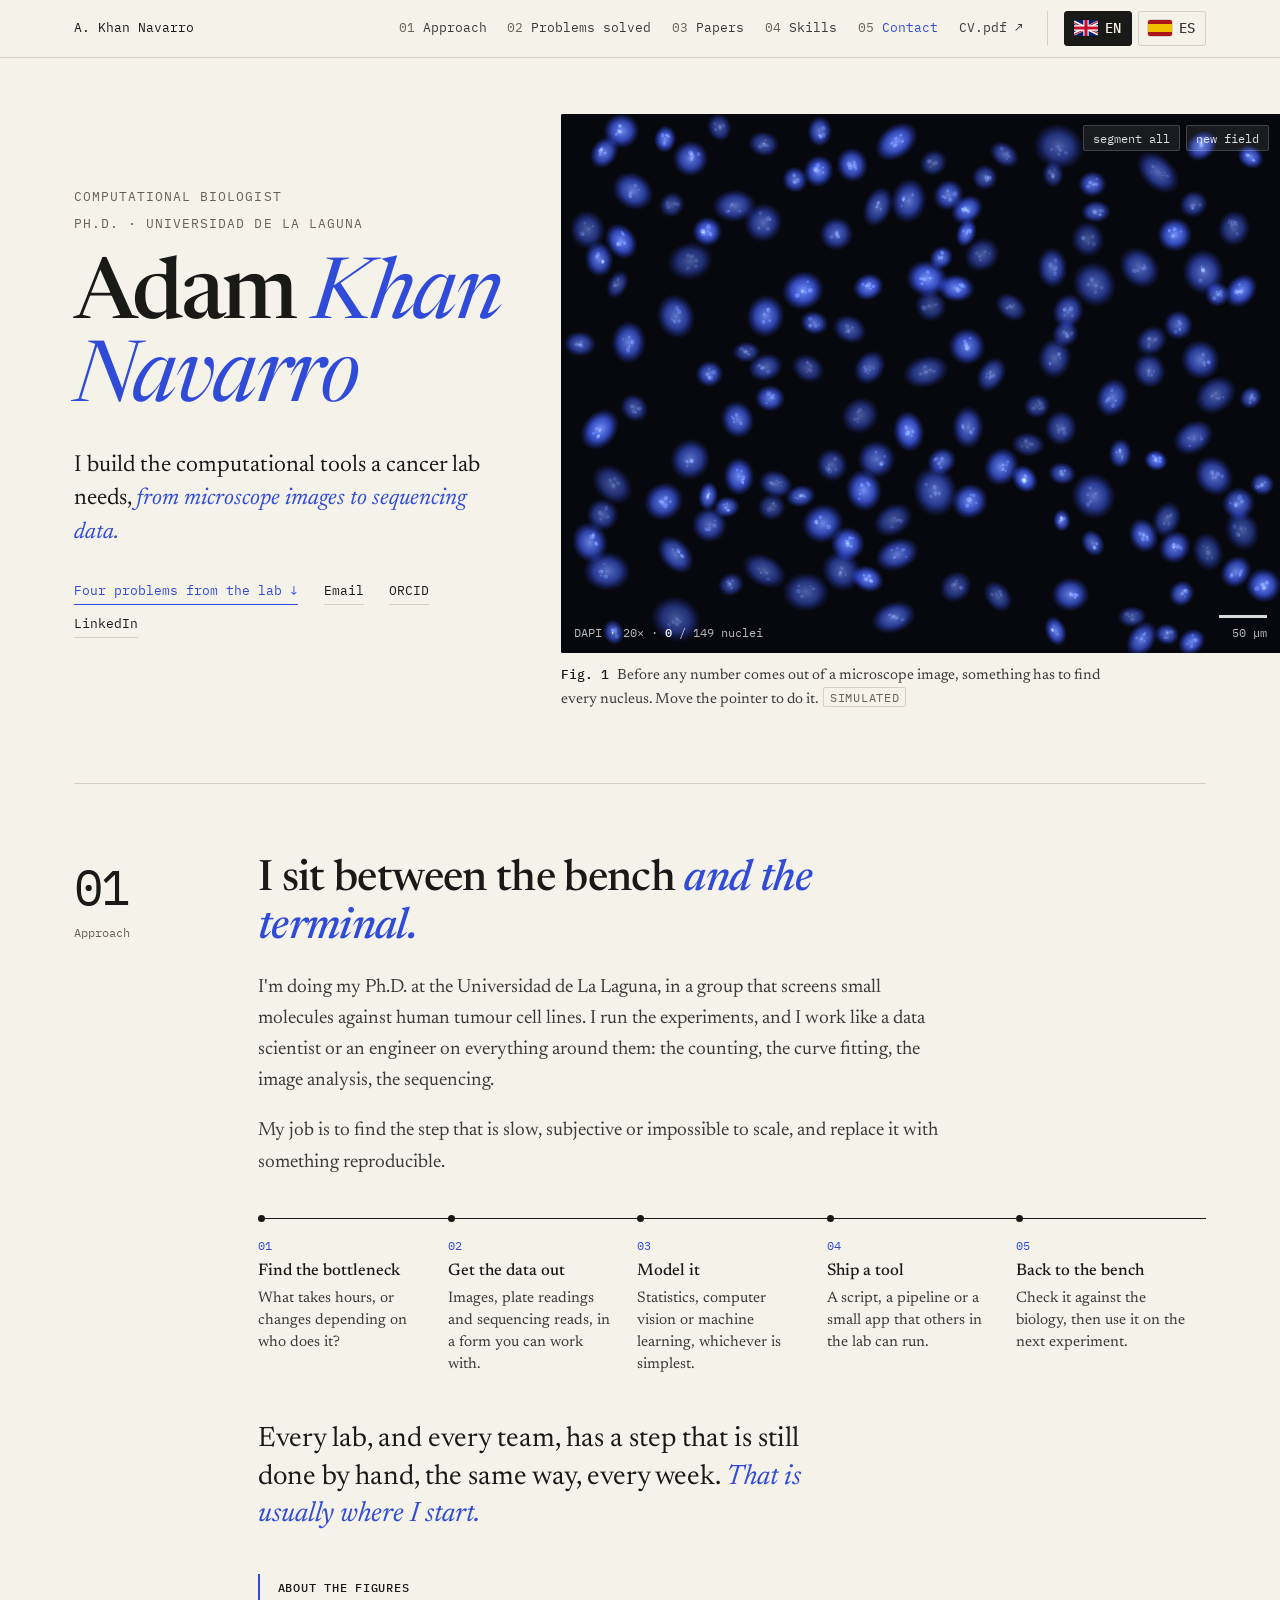
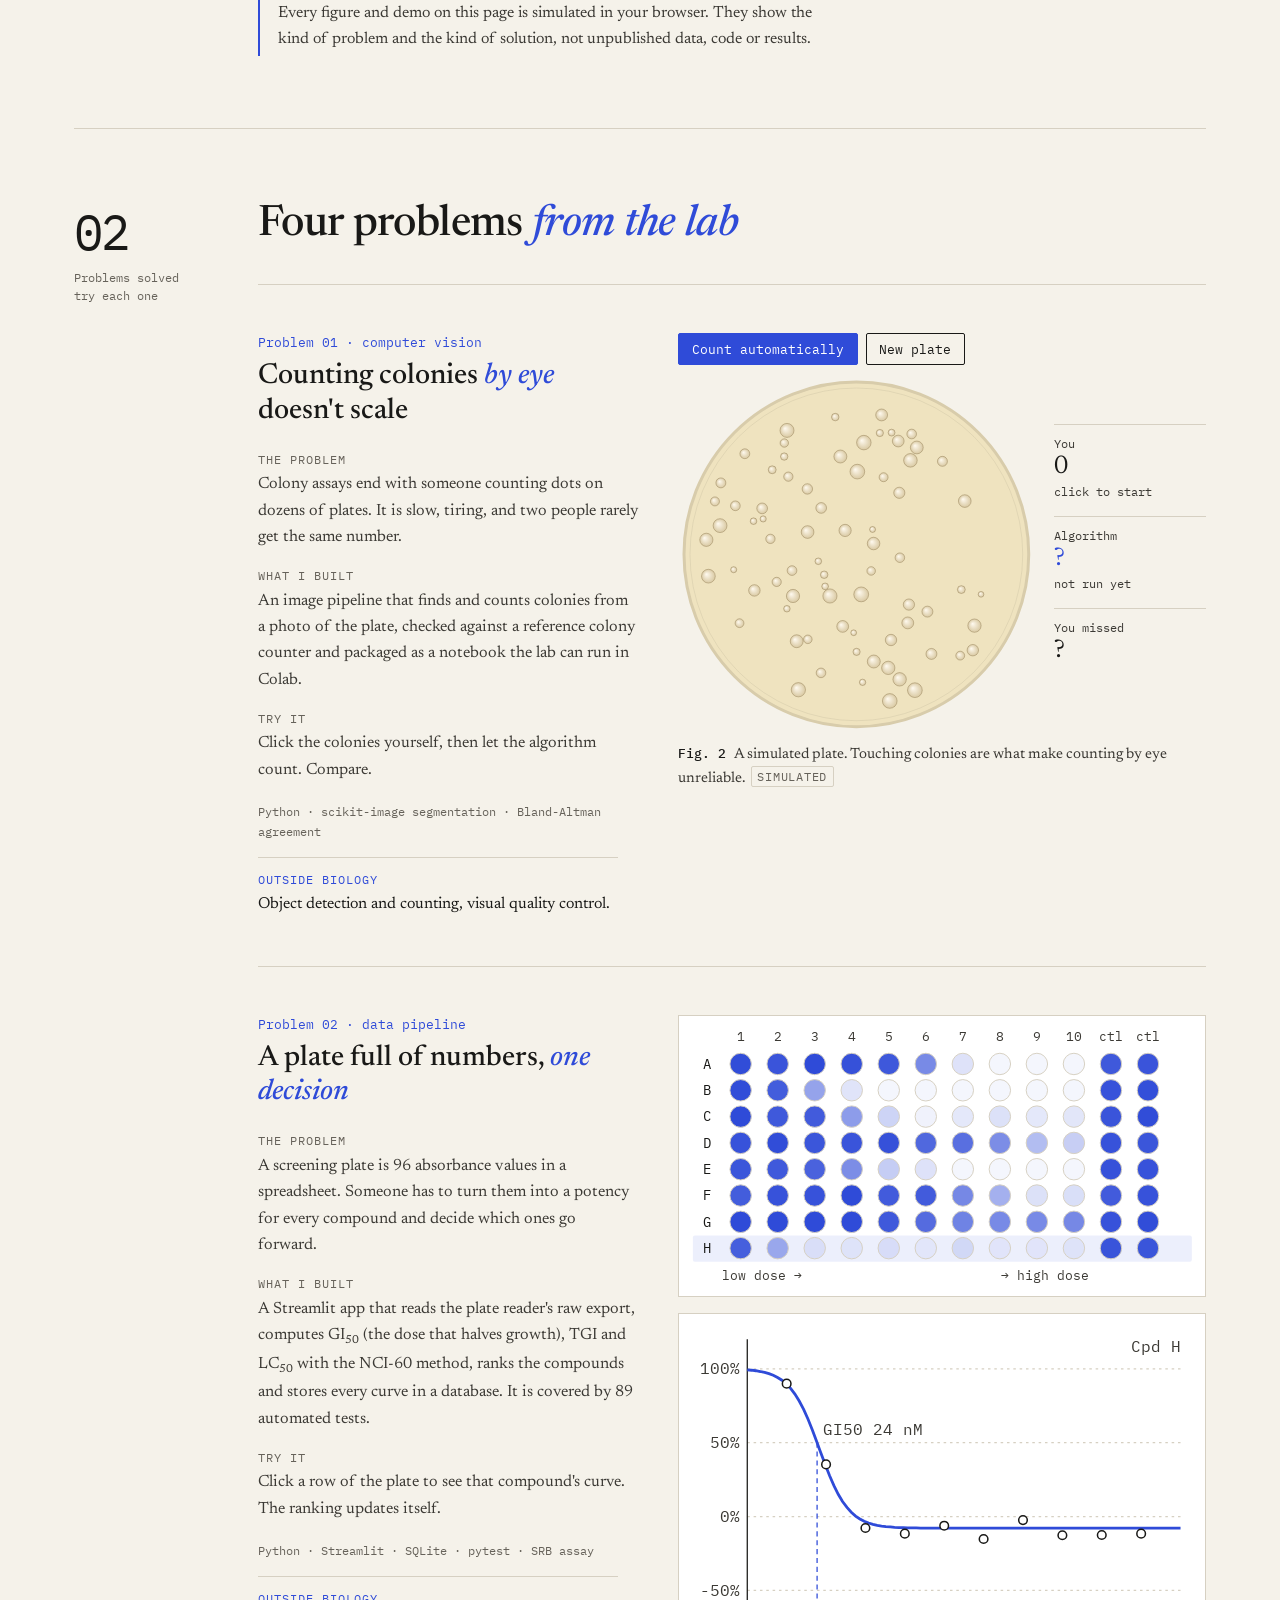
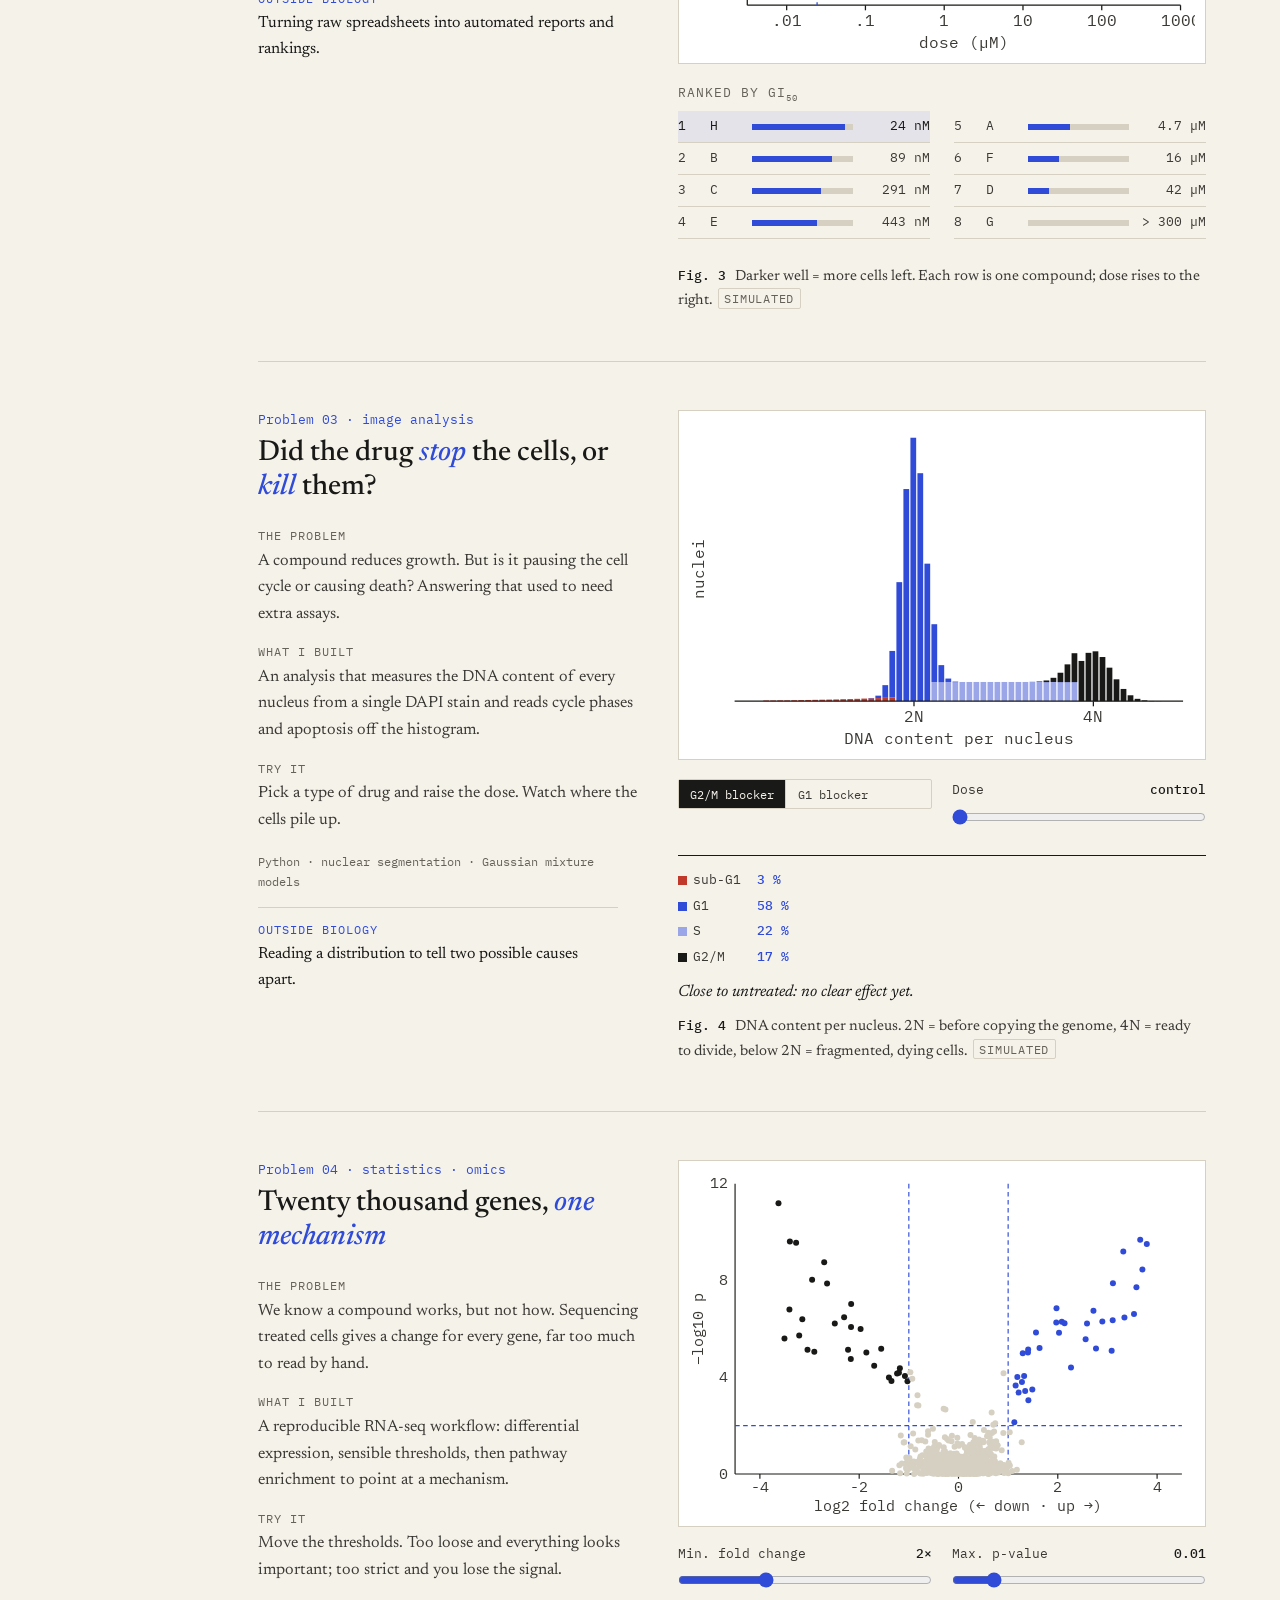
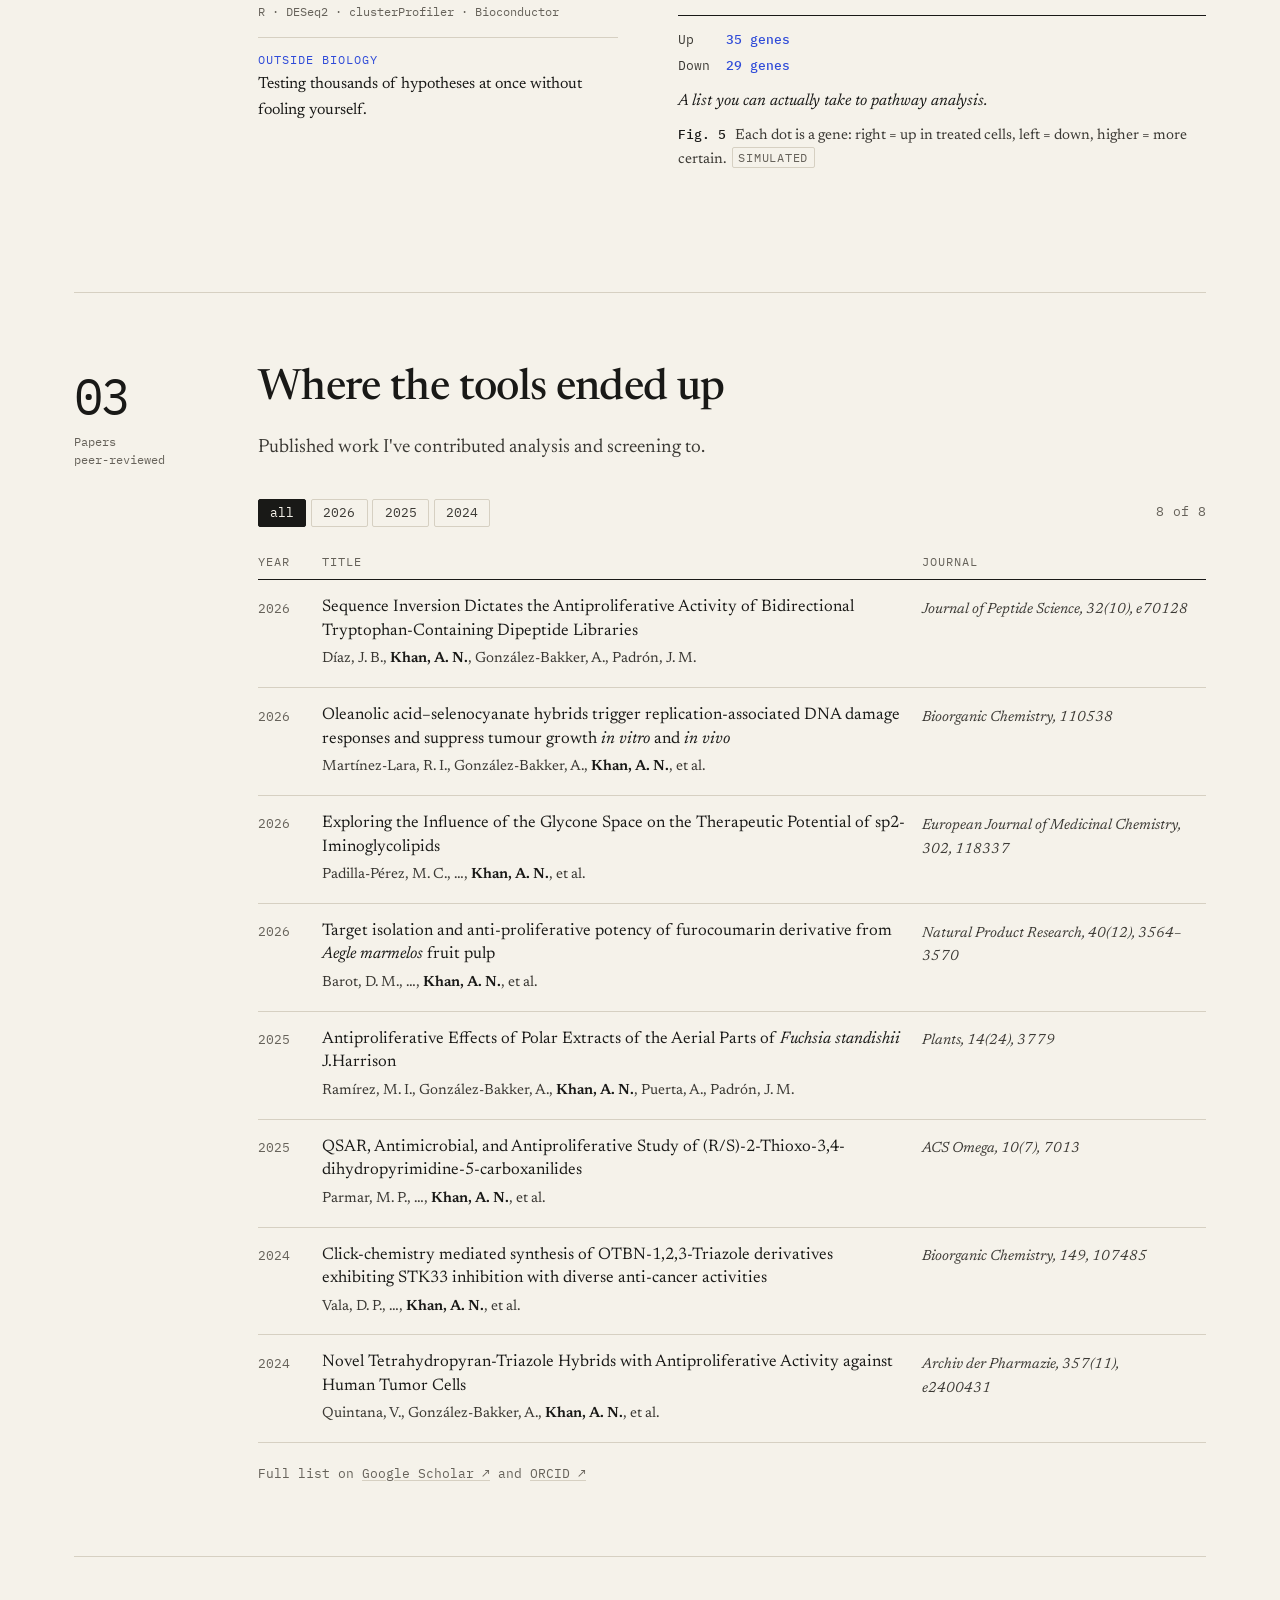
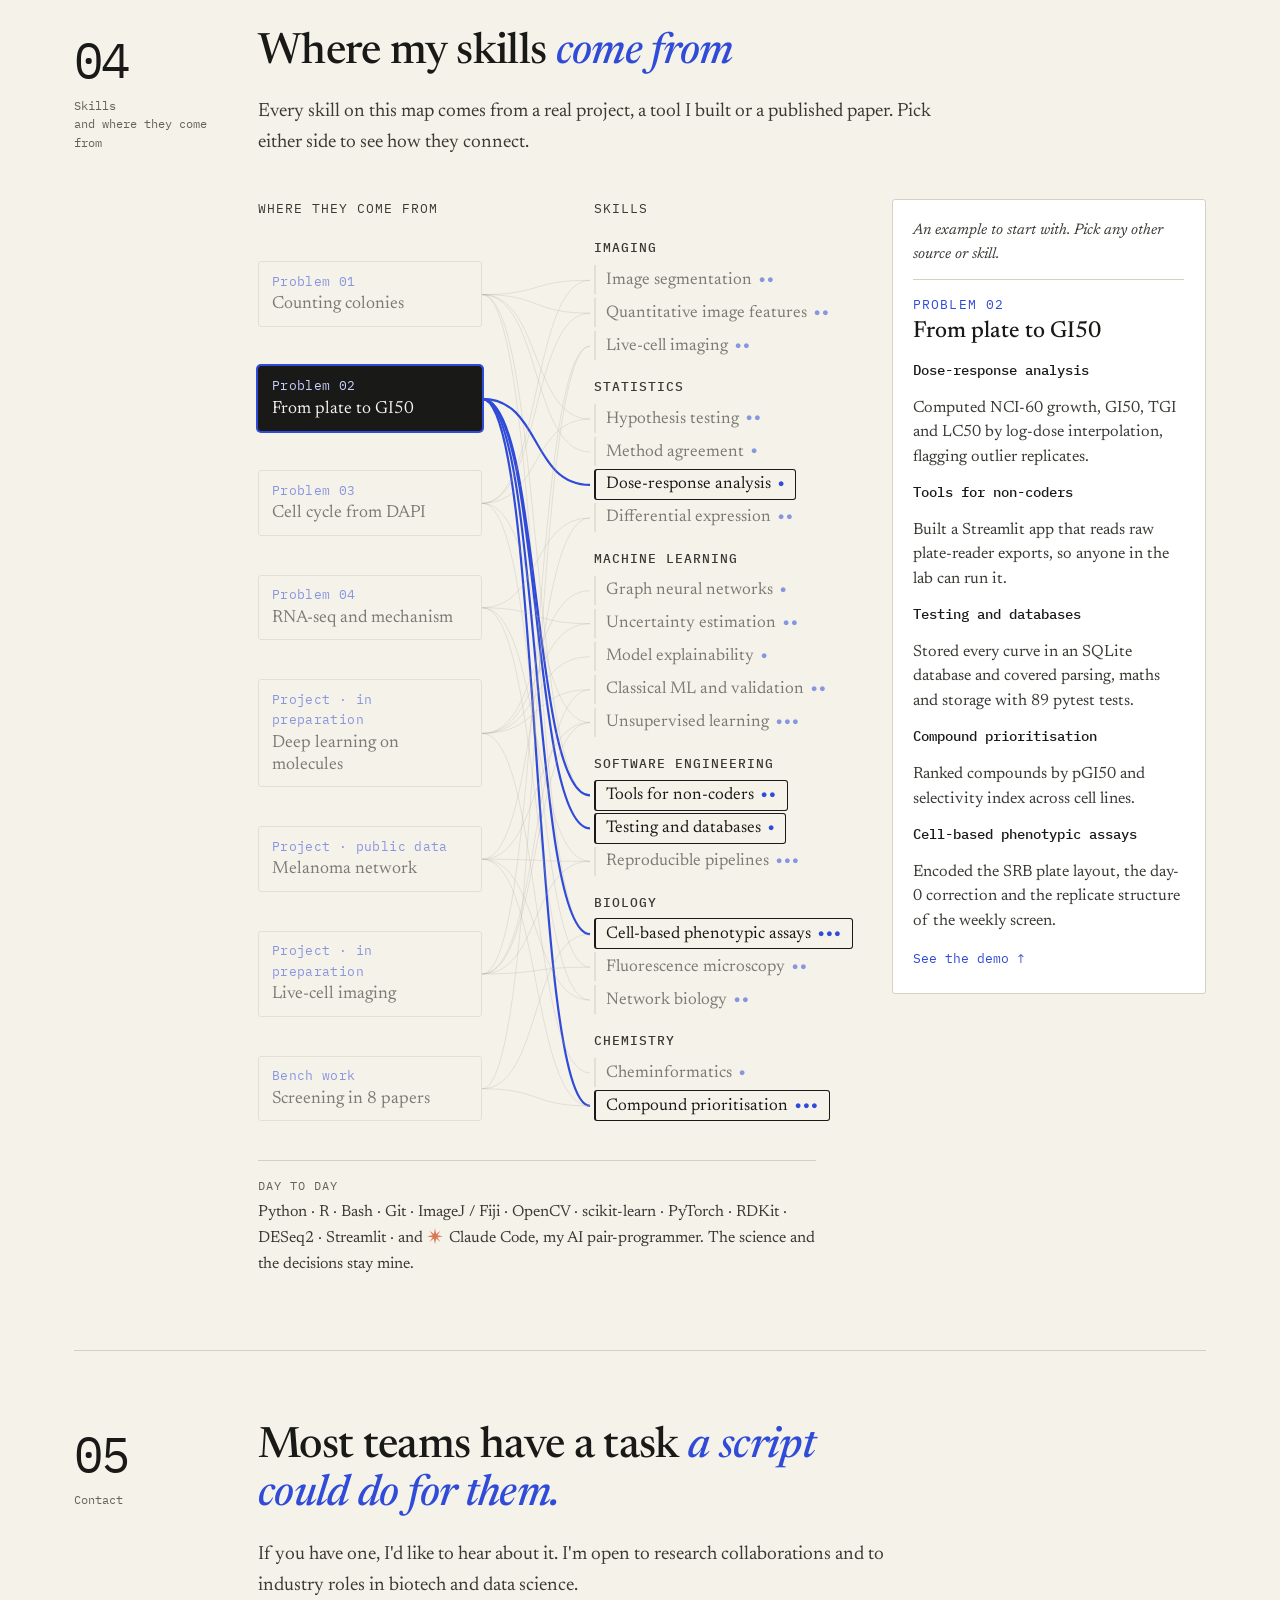
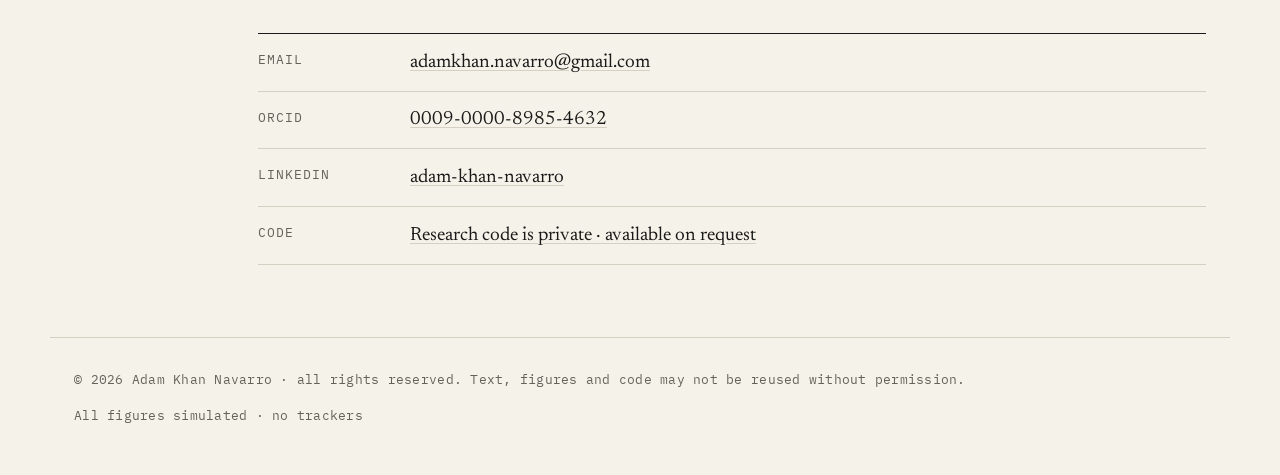
<file: index.html>
<!DOCTYPE html>
<html lang="en">
<head>
  <meta charset="UTF-8" />
  <meta name="viewport" content="width=device-width, initial-scale=1.0" />
  <title>Adam Khan Navarro · Computational biologist</title>
  <meta name="description" content="Adam Khan Navarro, computational biologist and Ph.D. candidate at Universidad de La Laguna. Tools for cancer drug screening: imaging, dose-response, cell cycle and RNA-seq." />
  <link rel="alternate" hreflang="en" href="https://adamkhanbm.github.io/my-cv/">
  <link rel="alternate" hreflang="es" href="https://adamkhanbm.github.io/my-cv/es/">
  <link rel="preconnect" href="https://fonts.googleapis.com">
  <link rel="preconnect" href="https://fonts.gstatic.com" crossorigin>
  <link href="https://fonts.googleapis.com/css2?family=Newsreader:ital,opsz,wght@0,6..72,300..600;1,6..72,300..500&family=IBM+Plex+Mono:wght@400;500&display=swap" rel="stylesheet">

  <!-- Bump ?v= on both pages whenever a file in assets/ changes, so browsers drop their cached copy. -->
  <link rel="stylesheet" href="assets/cv.css?v=3">
</head>
<body>

<header class="top">
  <div class="top-inner">
    <a class="top-name" href="#">A. Khan Navarro</a>
    <nav class="top-nav" aria-label="Sections">
      <a href="#approach"><span>01</span> Approach</a>
      <a href="#problems"><span>02</span> Problems solved</a>
      <a href="#papers"><span>03</span> Papers</a>
      <a href="#skills"><span>04</span> Skills</a>
      <a href="#contact"><span>05</span> Contact</a>
      <!-- TODO: Adam_Khan_Navarro_CV.pdf is not in the repo yet; this link 404s until it is added. -->
      <a href="Adam_Khan_Navarro_CV.pdf" target="_blank" rel="noopener">CV.pdf ↗</a>
    </nav>
    <p class="lang" aria-label="Language">
      <a href="./" class="on" aria-current="page" aria-label="English">
        <svg class="flag" viewBox="0 0 60 30" preserveAspectRatio="xMidYMid slice" aria-hidden="true">
          <clipPath id="uk-clip"><path d="M30 15h30v15zv15H0zH0V0zV0h30z"/></clipPath>
          <path d="M0 0v30h60V0z" fill="#012169"/>
          <path d="M0 0l60 30m0-30L0 30" stroke="#fff" stroke-width="6"/>
          <path d="M0 0l60 30m0-30L0 30" clip-path="url(#uk-clip)" stroke="#c8102e" stroke-width="4"/>
          <path d="M30 0v30M0 15h60" stroke="#fff" stroke-width="10"/>
          <path d="M30 0v30M0 15h60" stroke="#c8102e" stroke-width="6"/>
        </svg>EN</a>
      <a href="es/" hreflang="es" lang="es" aria-label="Español">
        <svg class="flag" viewBox="0 0 30 20" aria-hidden="true">
          <rect width="30" height="20" fill="#aa151b"/>
          <rect y="5" width="30" height="10" fill="#f1bf00"/>
        </svg>ES</a>
    </p>
  </div>
</header>

<main class="page">

  <!-- ═══ HERO ═══ -->
  <section class="hero" aria-labelledby="name">
    <div>
      <div class="hero-meta">
        <span class="label">Computational biologist</span>
        <span class="label">Ph.D. · Universidad de La Laguna</span>
      </div>
      <h1 id="name">Adam <em>Khan Navarro</em></h1>
      <p class="hero-claim">
        I build the computational tools a cancer lab needs,
        <mark>from microscope images to sequencing data.</mark>
      </p>
      <div class="hero-links">
        <a class="main" href="#problems">Four problems from the lab ↓</a>
        <a href="mailto:adamkhan.navarro@gmail.com">Email</a>
        <a href="https://orcid.org/0009-0000-8985-4632" target="_blank" rel="noopener">ORCID</a>
        <a href="https://www.linkedin.com/in/adam-khan-navarro-269618347/" target="_blank" rel="noopener">LinkedIn</a>
      </div>
    </div>

    <figure>
      <div class="scope" id="scope">
        <canvas id="scope-canvas" role="img" aria-label="Simulated field of fluorescent cell nuclei. Moving the pointer outlines and counts the nuclei under it."></canvas>
        <div class="scope-tools">
          <button class="chip" type="button" id="seg-all" aria-pressed="false">segment all</button>
          <button class="chip" type="button" id="seg-new">new field</button>
        </div>
        <div class="scope-hud" aria-live="polite">
          <span>DAPI · 20× · <b id="seg-count">0</b> / <span id="seg-total">0</span> nuclei</span>
          <span class="scope-bar"><i></i>50 µm</span>
        </div>
      </div>
      <figcaption>
        <b>Fig. 1</b> Before any number comes out of a microscope image, something
        has to find every nucleus. Move the pointer to do it.<span class="sim">simulated</span>
      </figcaption>
    </figure>
  </section>

  <!-- ═══ 01 APPROACH ═══ -->
  <section class="entry" id="approach" aria-labelledby="approach-h">
    <div class="entry-margin">
      <p class="num">01</p>
      <p class="note">Approach</p>
    </div>
    <div>
      <h2 id="approach-h">I sit between the bench <em>and the terminal.</em></h2>
      <p class="lede">
        I'm doing my Ph.D. at the Universidad de La Laguna, in a group that screens
        small molecules against human tumour cell lines. I run the experiments, and
        I work like a data scientist or an engineer on everything around them:
        the counting, the curve fitting, the image analysis, the sequencing.
      </p>
      <p class="lede">
        My job is to find the step that is slow, subjective or impossible to scale,
        and replace it with something reproducible.
      </p>

      <ol class="steps">
        <li><b>Find the bottleneck</b><span>What takes hours, or changes depending on who does it?</span></li>
        <li><b>Get the data out</b><span>Images, plate readings and sequencing reads, in a form you can work with.</span></li>
        <li><b>Model it</b><span>Statistics, computer vision or machine learning, whichever is simplest.</span></li>
        <li><b>Ship a tool</b><span>A script, a pipeline or a small app that others in the lab can run.</span></li>
        <li><b>Back to the bench</b><span>Check it against the biology, then use it on the next experiment.</span></li>
      </ol>

      <p class="bridge">
        Every lab, and every team, has a step that is still done by hand, the same
        way, every week. <em>That is usually where I start.</em>
      </p>

      <p class="note-box">
        <b>About the figures</b>
        Every figure and demo on this page is simulated in your browser. They show
        the kind of problem and the kind of solution, not unpublished data, code or results.
      </p>
    </div>
  </section>

  <!-- ═══ 02 PROBLEMS ═══ -->
  <section class="entry" id="problems" aria-labelledby="problems-h">
    <div class="entry-margin">
      <p class="num">02</p>
      <p class="note">Problems solved<br>try each one</p>
    </div>
    <div>
      <h2 id="problems-h">Four problems <em>from the lab</em></h2>

      <!-- ── P1 · Counting colonies ── -->
      <article class="problem" aria-labelledby="p1-h">
        <div>
          <p class="problem-tag">Problem 01 · computer vision</p>
          <h3 id="p1-h">Counting colonies <em>by eye</em> doesn't scale</h3>
          <dl>
            <dt>The problem</dt>
            <dd>Colony assays end with someone counting dots on dozens of plates. It is slow, tiring, and two people rarely get the same number.</dd>
            <dt>What I built</dt>
            <dd>An image pipeline that finds and counts colonies from a photo of the plate, checked against a reference colony counter and packaged as a notebook the lab can run in Colab.</dd>
            <dt>Try it</dt>
            <dd>Click the colonies yourself, then let the algorithm count. Compare.</dd>
          </dl>
          <p class="stack">Python · scikit-image segmentation · Bland-Altman agreement</p>
          <p class="transfer"><span>Outside biology</span>Object detection and counting, visual quality control.</p>
        </div>
        <figure>
          <div class="demo-bar">
            <button class="btn primary" type="button" id="col-auto">Count automatically</button>
            <button class="btn" type="button" id="col-new">New plate</button>
          </div>
          <div class="plate-wrap">
            <div class="plate"><canvas id="col-canvas" role="img" aria-label="Simulated culture plate with colonies. Click colonies to count them by hand."></canvas></div>
            <div class="tally" aria-live="polite">
              <div><span>You</span><b id="col-you">0</b><span id="col-time">click to start</span></div>
              <div class="auto"><span>Algorithm</span><b id="col-algo">?</b><span id="col-algo-note">not run yet</span></div>
              <div><span>You missed</span><b id="col-miss">?</b><span id="col-miss-note">&nbsp;</span></div>
            </div>
          </div>
          <figcaption><b>Fig. 2</b> A simulated plate. Touching colonies are what make counting by eye unreliable.<span class="sim">simulated</span></figcaption>
        </figure>
      </article>

      <!-- ── P2 · Dose–response ── -->
      <article class="problem" aria-labelledby="p2-h">
        <div>
          <p class="problem-tag">Problem 02 · data pipeline</p>
          <h3 id="p2-h">A plate full of numbers, <em>one decision</em></h3>
          <dl>
            <dt>The problem</dt>
            <dd>A screening plate is 96 absorbance values in a spreadsheet. Someone has to turn them into a potency for every compound and decide which ones go forward.</dd>
            <dt>What I built</dt>
            <dd>A Streamlit app that reads the plate reader's raw export, computes GI<sub>50</sub> (the dose that halves growth), TGI and LC<sub>50</sub> with the NCI-60 method, ranks the compounds and stores every curve in a database. It is covered by 89 automated tests.</dd>
            <dt>Try it</dt>
            <dd>Click a row of the plate to see that compound's curve. The ranking updates itself.</dd>
          </dl>
          <p class="stack">Python · Streamlit · SQLite · pytest · SRB assay</p>
          <p class="transfer"><span>Outside biology</span>Turning raw spreadsheets into automated reports and rankings.</p>
        </div>
        <figure class="wells-wrap">
          <div class="frame wells">
            <svg id="wells" viewBox="0 0 520 268" role="group" aria-label="Simulated 96-well plate. Rows are compounds A to H; columns go from low to high dose, then two control wells."></svg>
          </div>
          <div class="dr-grid">
            <div class="frame"><svg id="dr" viewBox="0 0 400 260" role="img" aria-label="Dose-response curve of the selected compound."></svg></div>
            <div>
              <p class="label" style="margin-bottom:.4rem">Ranked by GI<sub>50</sub></p>
              <ol class="rank" id="rank"></ol>
            </div>
          </div>
          <figcaption><b>Fig. 3</b> Darker well = more cells left. Each row is one compound; dose rises to the right.<span class="sim">simulated</span></figcaption>
        </figure>
      </article>

      <!-- ── P3 · Cell cycle ── -->
      <article class="problem" aria-labelledby="p3-h">
        <div>
          <p class="problem-tag">Problem 03 · image analysis</p>
          <h3 id="p3-h">Did the drug <em>stop</em> the cells, or <em>kill</em> them?</h3>
          <dl>
            <dt>The problem</dt>
            <dd>A compound reduces growth. But is it pausing the cell cycle or causing death? Answering that used to need extra assays.</dd>
            <dt>What I built</dt>
            <dd>An analysis that measures the DNA content of every nucleus from a single DAPI stain and reads cycle phases and apoptosis off the histogram.</dd>
            <dt>Try it</dt>
            <dd>Pick a type of drug and raise the dose. Watch where the cells pile up.</dd>
          </dl>
          <p class="stack">Python · nuclear segmentation · Gaussian mixture models</p>
          <p class="transfer"><span>Outside biology</span>Reading a distribution to tell two possible causes apart.</p>
        </div>
        <figure>
          <div class="cc-grid">
            <div class="frame"><svg id="cc" viewBox="0 0 400 260" role="img" aria-label="Histogram of DNA content per nucleus, coloured by cell-cycle phase."></svg></div>
            <div class="cc-ctl">
              <div class="seg" role="group" aria-label="Type of drug">
                <button type="button" data-mech="g2" aria-pressed="true">G2/M blocker</button>
                <button type="button" data-mech="g1" aria-pressed="false">G1 blocker</button>
              </div>
              <div class="control">
                <label for="cc-dose">Dose <output id="cc-dose-out" for="cc-dose">control</output></label>
                <input id="cc-dose" type="range" min="0" max="100" step="1" value="0">
              </div>
              <div class="readout" id="cc-read" aria-live="polite"></div>
            </div>
          </div>
          <figcaption><b>Fig. 4</b> DNA content per nucleus. 2N = before copying the genome, 4N = ready to divide, below 2N = fragmented, dying cells.<span class="sim">simulated</span></figcaption>
        </figure>
      </article>

      <!-- ── P4 · RNA-seq ── -->
      <article class="problem" aria-labelledby="p4-h">
        <div>
          <p class="problem-tag">Problem 04 · statistics · omics</p>
          <h3 id="p4-h">Twenty thousand genes, <em>one mechanism</em></h3>
          <dl>
            <dt>The problem</dt>
            <dd>We know a compound works, but not how. Sequencing treated cells gives a change for every gene, far too much to read by hand.</dd>
            <dt>What I built</dt>
            <dd>A reproducible RNA-seq workflow: differential expression, sensible thresholds, then pathway enrichment to point at a mechanism.</dd>
            <dt>Try it</dt>
            <dd>Move the thresholds. Too loose and everything looks important; too strict and you lose the signal.</dd>
          </dl>
          <p class="stack">R · DESeq2 · clusterProfiler · Bioconductor</p>
          <p class="transfer"><span>Outside biology</span>Testing thousands of hypotheses at once without fooling yourself.</p>
        </div>
        <figure>
          <div class="frame volcano" id="vo-box">
            <svg id="vo" viewBox="0 0 440 300" role="img" aria-label="Volcano plot of simulated genes: fold change against significance."></svg>
          </div>
          <div class="vo-ctl">
            <div class="control">
              <label for="vo-fc">Min. fold change <output id="vo-fc-out" for="vo-fc">2×</output></label>
              <input id="vo-fc" type="range" min="0" max="3" step="0.1" value="1">
            </div>
            <div class="control">
              <label for="vo-p">Max. p-value <output id="vo-p-out" for="vo-p">0.01</output></label>
              <input id="vo-p" type="range" min="1" max="8" step="0.1" value="2">
            </div>
          </div>
          <div class="readout" id="vo-read" style="margin-top:1rem" aria-live="polite"></div>
          <figcaption><b>Fig. 5</b> Each dot is a gene: right = up in treated cells, left = down, higher = more certain.<span class="sim">simulated</span></figcaption>
        </figure>
      </article>
    </div>
  </section>

  <!-- ═══ 03 PAPERS ═══ -->
  <section class="entry" id="papers" aria-labelledby="papers-h">
    <div class="entry-margin">
      <p class="num">03</p>
      <p class="note">Papers<br>peer-reviewed</p>
    </div>
    <div>
      <h2 id="papers-h">Where the tools ended up</h2>
      <p class="lede">Published work I've contributed analysis and screening to.</p>
      <div class="pub-head">
        <div class="filters" role="group" aria-label="Filter by year">
          <button type="button" data-year="all" aria-pressed="true">all</button>
          <button type="button" data-year="2026" aria-pressed="false">2026</button>
          <button type="button" data-year="2025" aria-pressed="false">2025</button>
          <button type="button" data-year="2024" aria-pressed="false">2024</button>
        </div>
        <span class="mono" id="pub-shown" aria-live="polite"></span>
      </div>

      <table class="pubs">
        <thead><tr><th>Year</th><th>Title</th><th>Journal</th></tr></thead>
        <tbody>
          <tr data-year="2026">
            <td>2026</td>
            <td><p class="t"><a href="https://doi.org/10.1002/psc.70128" target="_blank" rel="noopener">Sequence Inversion Dictates the Antiproliferative Activity of Bidirectional Tryptophan-Containing Dipeptide Libraries</a></p>
                <p class="a">Díaz, J. B., <b>Khan, A. N.</b>, González-Bakker, A., Padrón, J. M.</p></td>
            <td class="j">Journal of Peptide Science, 32(10), e70128</td>
          </tr>
          <tr data-year="2026">
            <td>2026</td>
            <td><p class="t"><a href="https://doi.org/10.1016/j.bioorg.2026.110538" target="_blank" rel="noopener">Oleanolic acid–selenocyanate hybrids trigger replication-associated DNA damage responses and suppress tumour growth <i>in vitro</i> and <i>in vivo</i></a></p>
                <p class="a">Martínez-Lara, R. I., González-Bakker, A., <b>Khan, A. N.</b>, et al.</p></td>
            <td class="j">Bioorganic Chemistry, 110538</td>
          </tr>
          <tr data-year="2026">
            <td>2026</td>
            <td><p class="t"><a href="https://doi.org/10.1016/j.ejmech.2025.118337" target="_blank" rel="noopener">Exploring the Influence of the Glycone Space on the Therapeutic Potential of sp2-Iminoglycolipids</a></p>
                <p class="a">Padilla-Pérez, M. C., …, <b>Khan, A. N.</b>, et al.</p></td>
            <td class="j">European Journal of Medicinal Chemistry, 302, 118337</td>
          </tr>
          <tr data-year="2026">
            <td>2026</td>
            <td><p class="t"><a href="https://doi.org/10.1080/14786419.2025.2477214" target="_blank" rel="noopener">Target isolation and anti-proliferative potency of furocoumarin derivative from <i>Aegle marmelos</i> fruit pulp</a></p>
                <p class="a">Barot, D. M., …, <b>Khan, A. N.</b>, et al.</p></td>
            <td class="j">Natural Product Research, 40(12), 3564–3570</td>
          </tr>
          <tr data-year="2025">
            <td>2025</td>
            <td><p class="t"><a href="https://doi.org/10.3390/plants14243779" target="_blank" rel="noopener">Antiproliferative Effects of Polar Extracts of the Aerial Parts of <i>Fuchsia standishii</i> J.Harrison</a></p>
                <p class="a">Ramírez, M. I., González-Bakker, A., <b>Khan, A. N.</b>, Puerta, A., Padrón, J. M.</p></td>
            <td class="j">Plants, 14(24), 3779</td>
          </tr>
          <tr data-year="2025">
            <td>2025</td>
            <td><p class="t"><a href="https://doi.org/10.1021/acsomega.4c09899" target="_blank" rel="noopener">QSAR, Antimicrobial, and Antiproliferative Study of (R/S)-2-Thioxo-3,4-dihydropyrimidine-5-carboxanilides</a></p>
                <p class="a">Parmar, M. P., …, <b>Khan, A. N.</b>, et al.</p></td>
            <td class="j">ACS Omega, 10(7), 7013</td>
          </tr>
          <tr data-year="2024">
            <td>2024</td>
            <td><p class="t"><a href="https://doi.org/10.1016/j.bioorg.2024.107485" target="_blank" rel="noopener">Click-chemistry mediated synthesis of OTBN-1,2,3-Triazole derivatives exhibiting STK33 inhibition with diverse anti-cancer activities</a></p>
                <p class="a">Vala, D. P., …, <b>Khan, A. N.</b>, et al.</p></td>
            <td class="j">Bioorganic Chemistry, 149, 107485</td>
          </tr>
          <tr data-year="2024">
            <td>2024</td>
            <td><p class="t"><a href="https://doi.org/10.1002/ardp.202400431" target="_blank" rel="noopener">Novel Tetrahydropyran-Triazole Hybrids with Antiproliferative Activity against Human Tumor Cells</a></p>
                <p class="a">Quintana, V., González-Bakker, A., <b>Khan, A. N.</b>, et al.</p></td>
            <td class="j">Archiv der Pharmazie, 357(11), e2400431</td>
          </tr>
        </tbody>
      </table>
      <p class="pub-more">Full list on <a href="https://scholar.google.com/citations?user=bemt14AAAAAJ" target="_blank" rel="noopener">Google Scholar ↗</a> and <a href="https://orcid.org/0009-0000-8985-4632" target="_blank" rel="noopener">ORCID ↗</a></p>
    </div>
  </section>

  <!-- ═══ 04 SKILLS MAP ═══ -->
  <section class="entry" id="skills" aria-labelledby="skills-h">
    <div class="entry-margin">
      <p class="num">04</p>
      <p class="note">Skills<br>and where they come from</p>
    </div>
    <div>
      <h2 id="skills-h">Where my skills <em>come from</em></h2>
      <p class="lede">
        Every skill on this map comes from a real project, a tool I built or a
        published paper. Pick either side to see how they connect.
      </p>
      <div class="smap" id="skillmap"></div>
      <p class="smap-tools">
        <span>Day to day</span>
        Python · R · Bash · Git · ImageJ / Fiji · OpenCV · scikit-learn · PyTorch ·
        RDKit · DESeq2 · Streamlit · and <span class="spark" aria-hidden="true"></span>Claude Code,
        my AI pair-programmer. The science and the decisions stay mine.
      </p>
    </div>
  </section>

  <!-- ═══ 05 CONTACT ═══ -->
  <section class="entry" id="contact" aria-labelledby="contact-h">
    <div class="entry-margin">
      <p class="num">05</p>
      <p class="note">Contact</p>
    </div>
    <div>
      <h2 id="contact-h">Most teams have a task <em>a script could do for them.</em></h2>
      <p class="lede">
        If you have one, I'd like to hear about it. I'm open to research collaborations
        and to industry roles in biotech and data science.
      </p>
      <ul class="contact-list">
        <li><span>Email</span><a href="mailto:adamkhan.navarro@gmail.com">adamkhan.navarro@gmail.com</a></li>
        <li><span>ORCID</span><a href="https://orcid.org/0009-0000-8985-4632" target="_blank" rel="noopener">0009-0000-8985-4632</a></li>
        <li><span>LinkedIn</span><a href="https://www.linkedin.com/in/adam-khan-navarro-269618347/" target="_blank" rel="noopener">adam-khan-navarro</a></li>
        <li><span>Code</span><a href="mailto:adamkhan.navarro@gmail.com?subject=Code%20request">Research code is private · available on request</a></li>
      </ul>
    </div>
  </section>

</main>

<footer>
  <span class="mono">© 2026 Adam Khan Navarro · all rights reserved. Text, figures and code may not be reused without permission.</span>
  <span class="mono">All figures simulated · no trackers</span>
</footer>

<script src="assets/cv.js?v=3"></script>
<script src="assets/skills.js?v=3"></script>

</body>
</html>
</file>
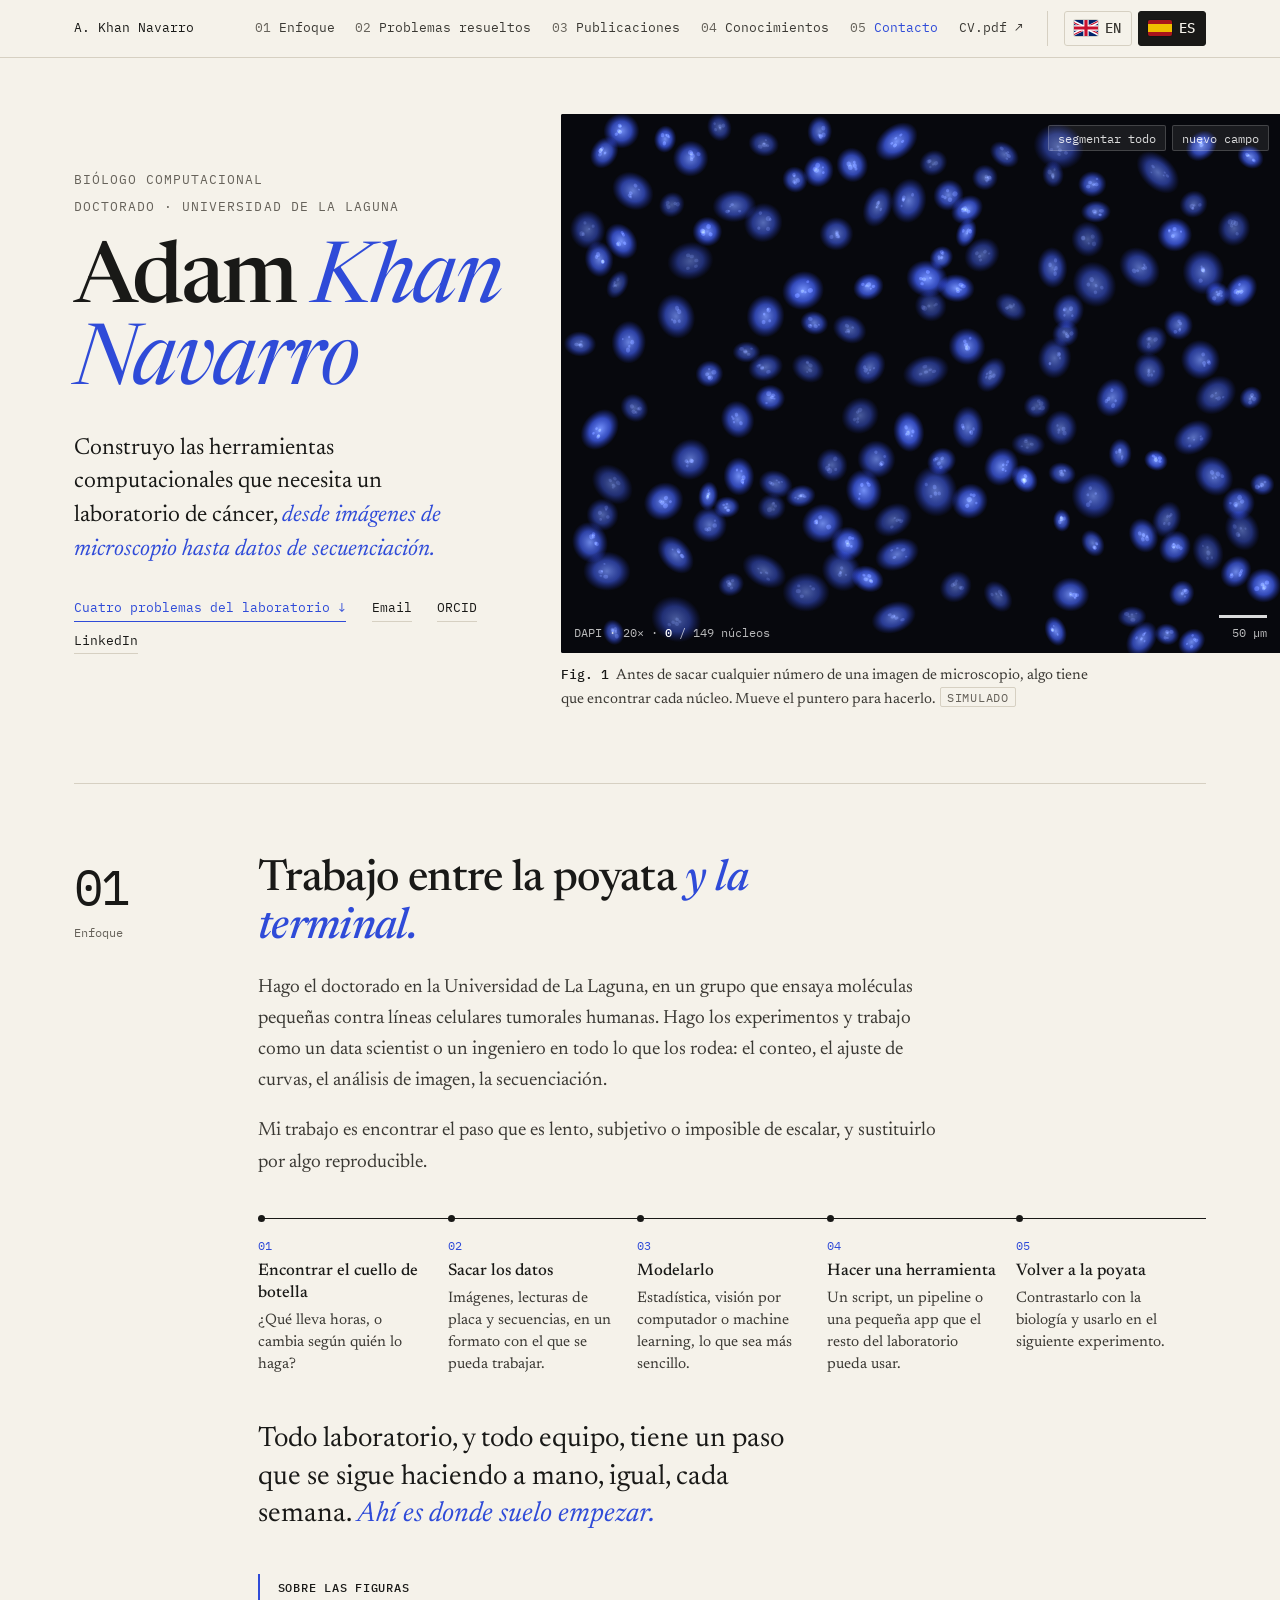
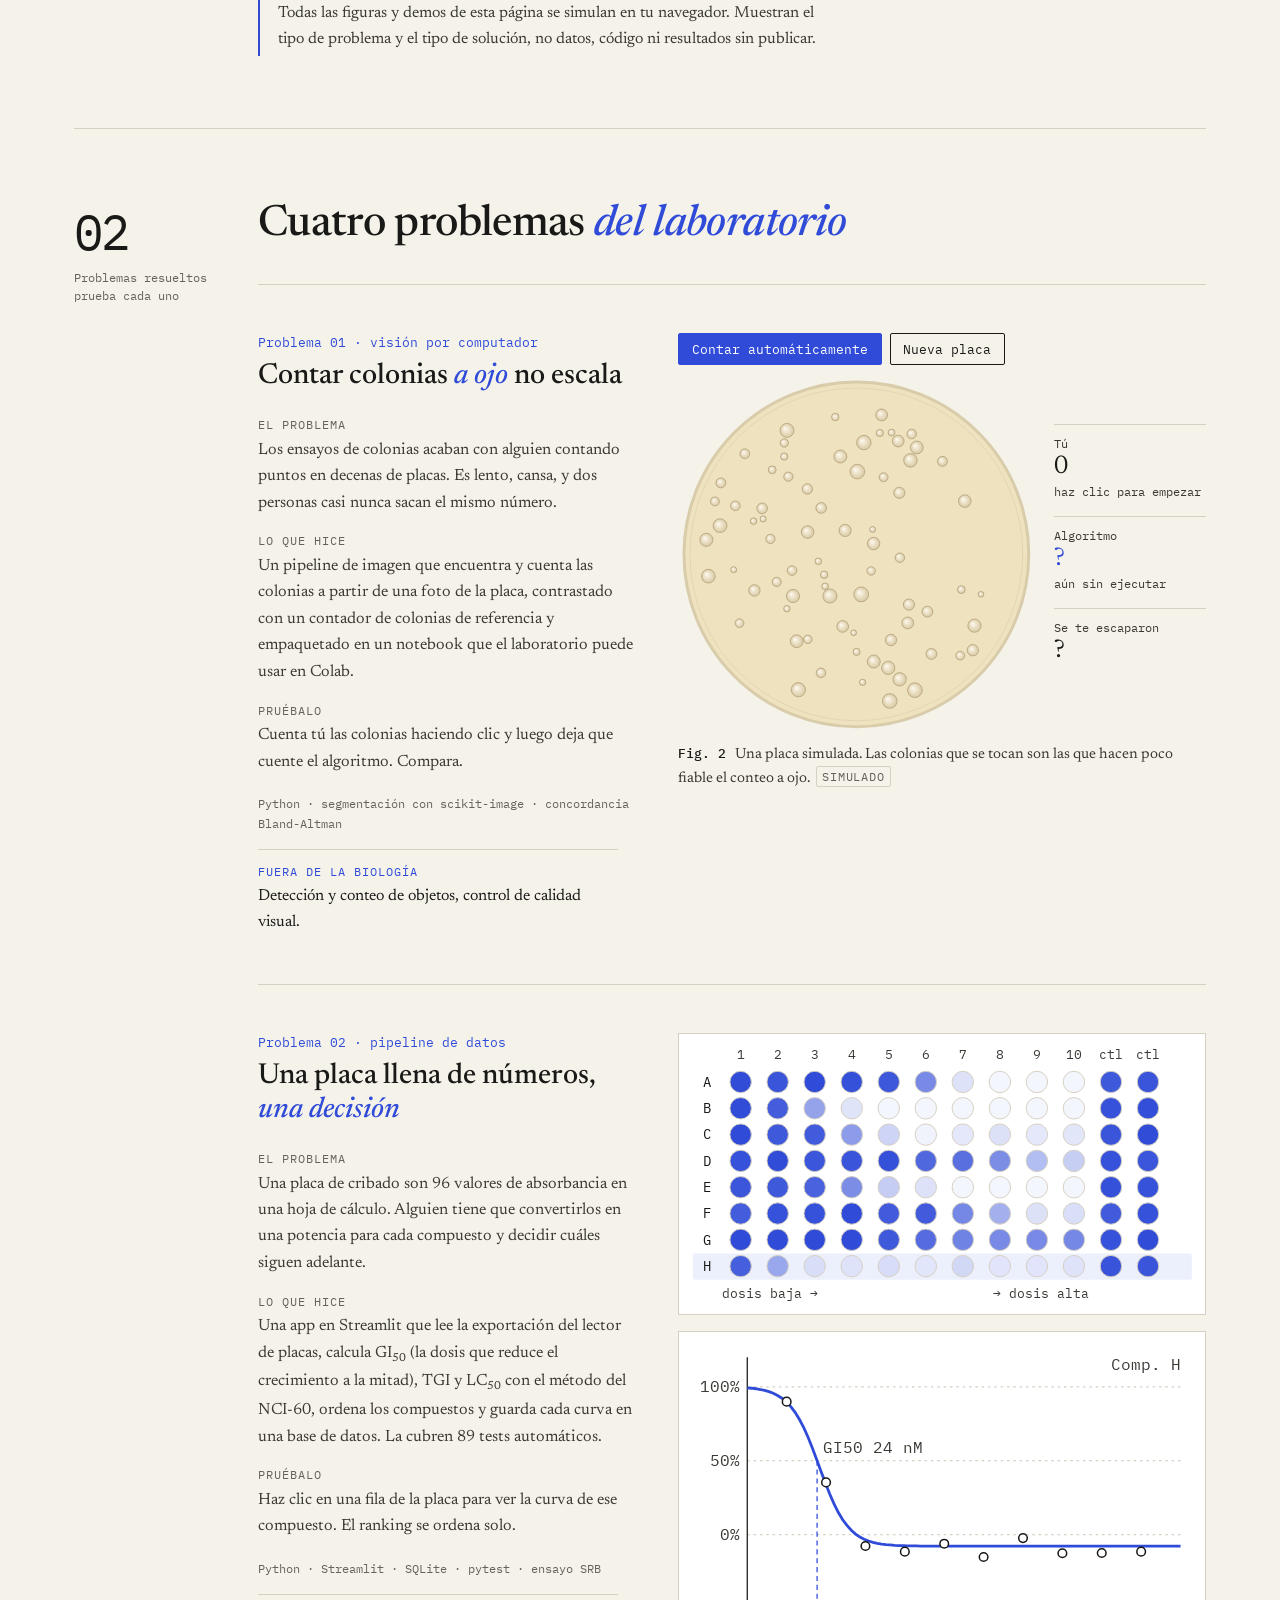
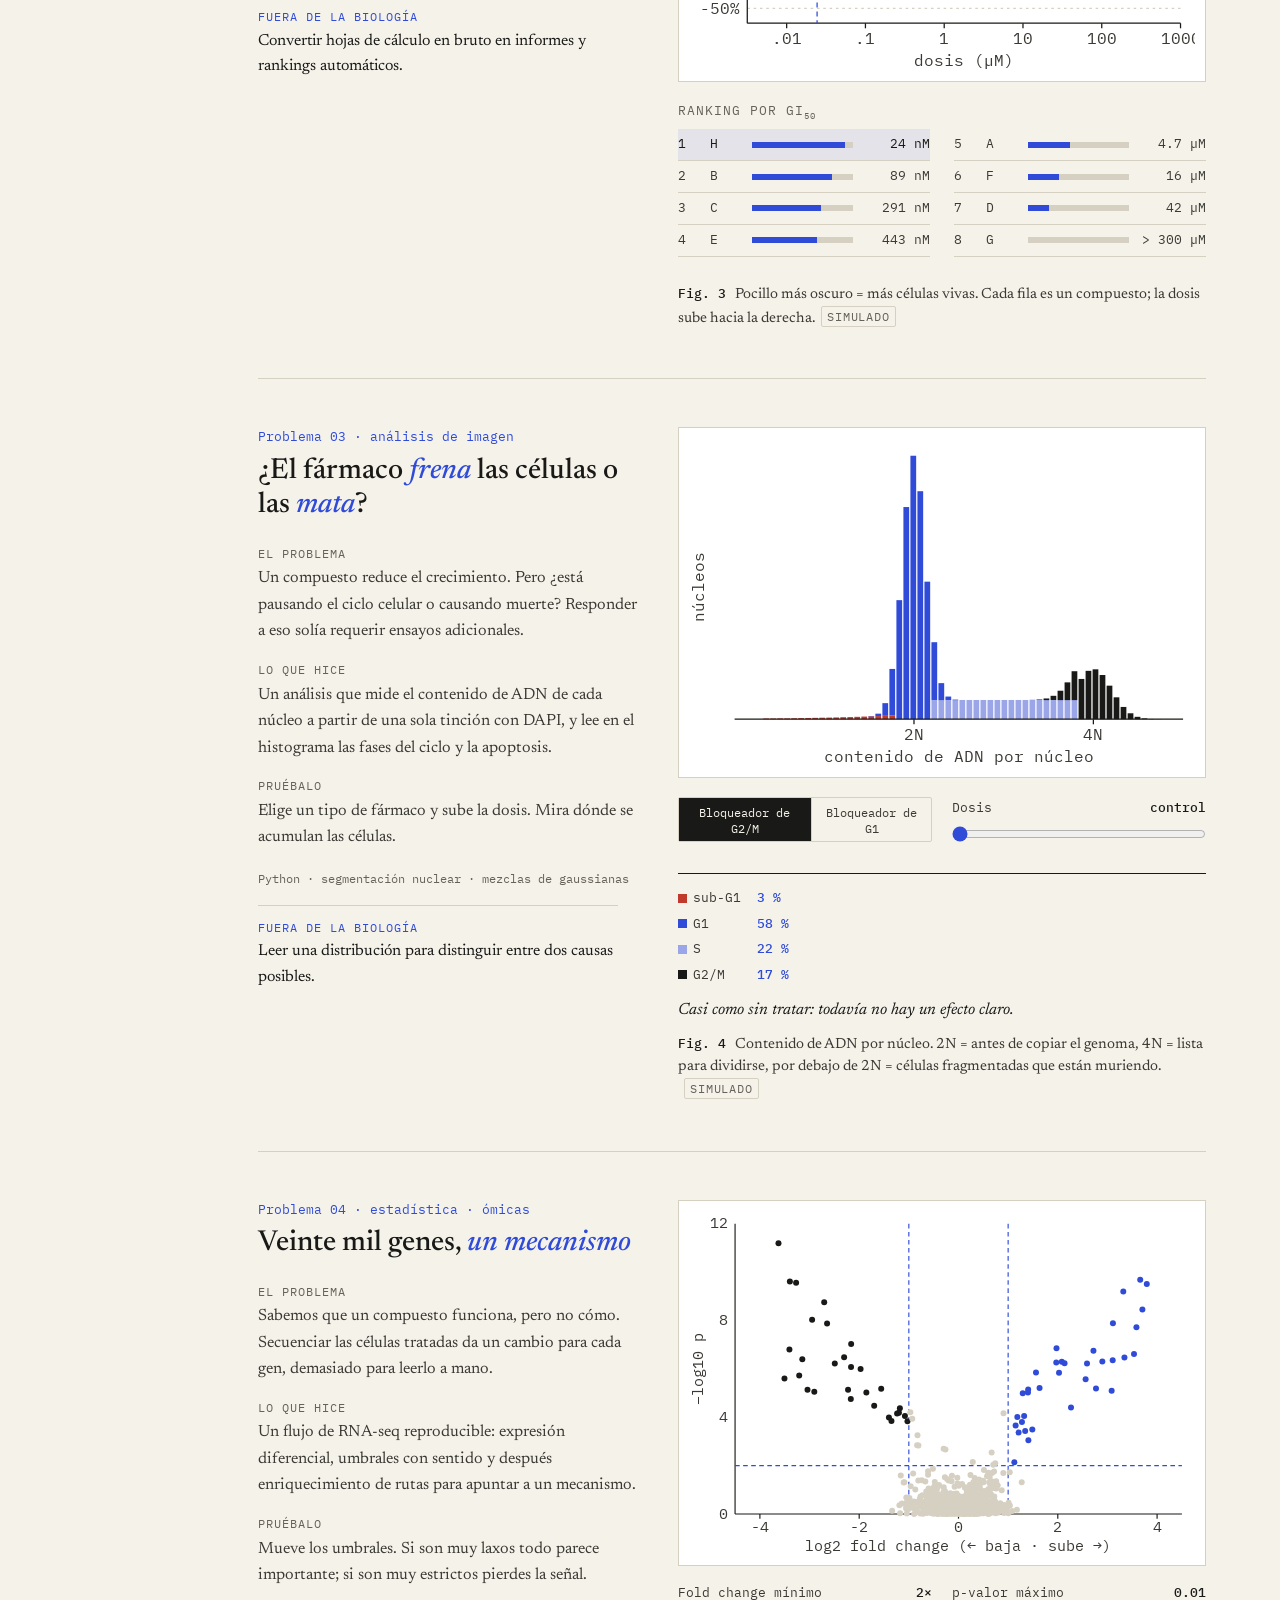
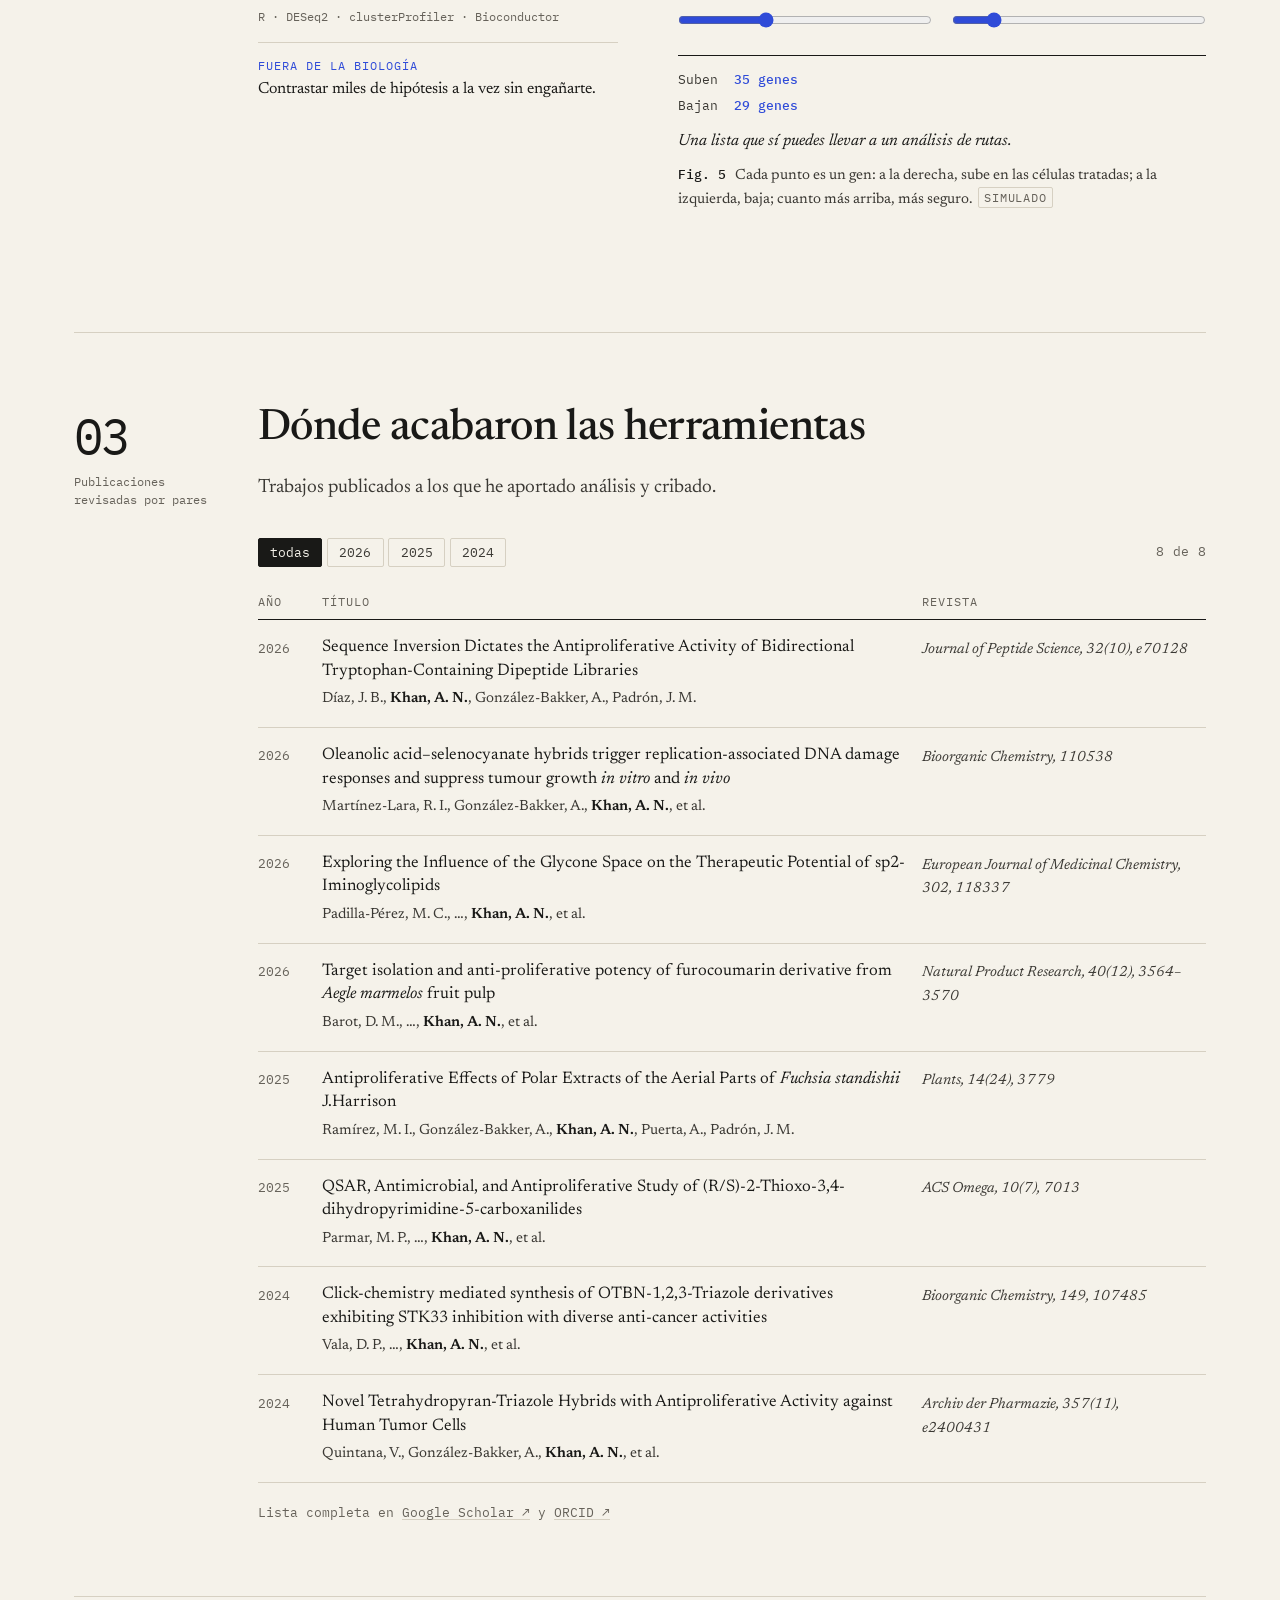
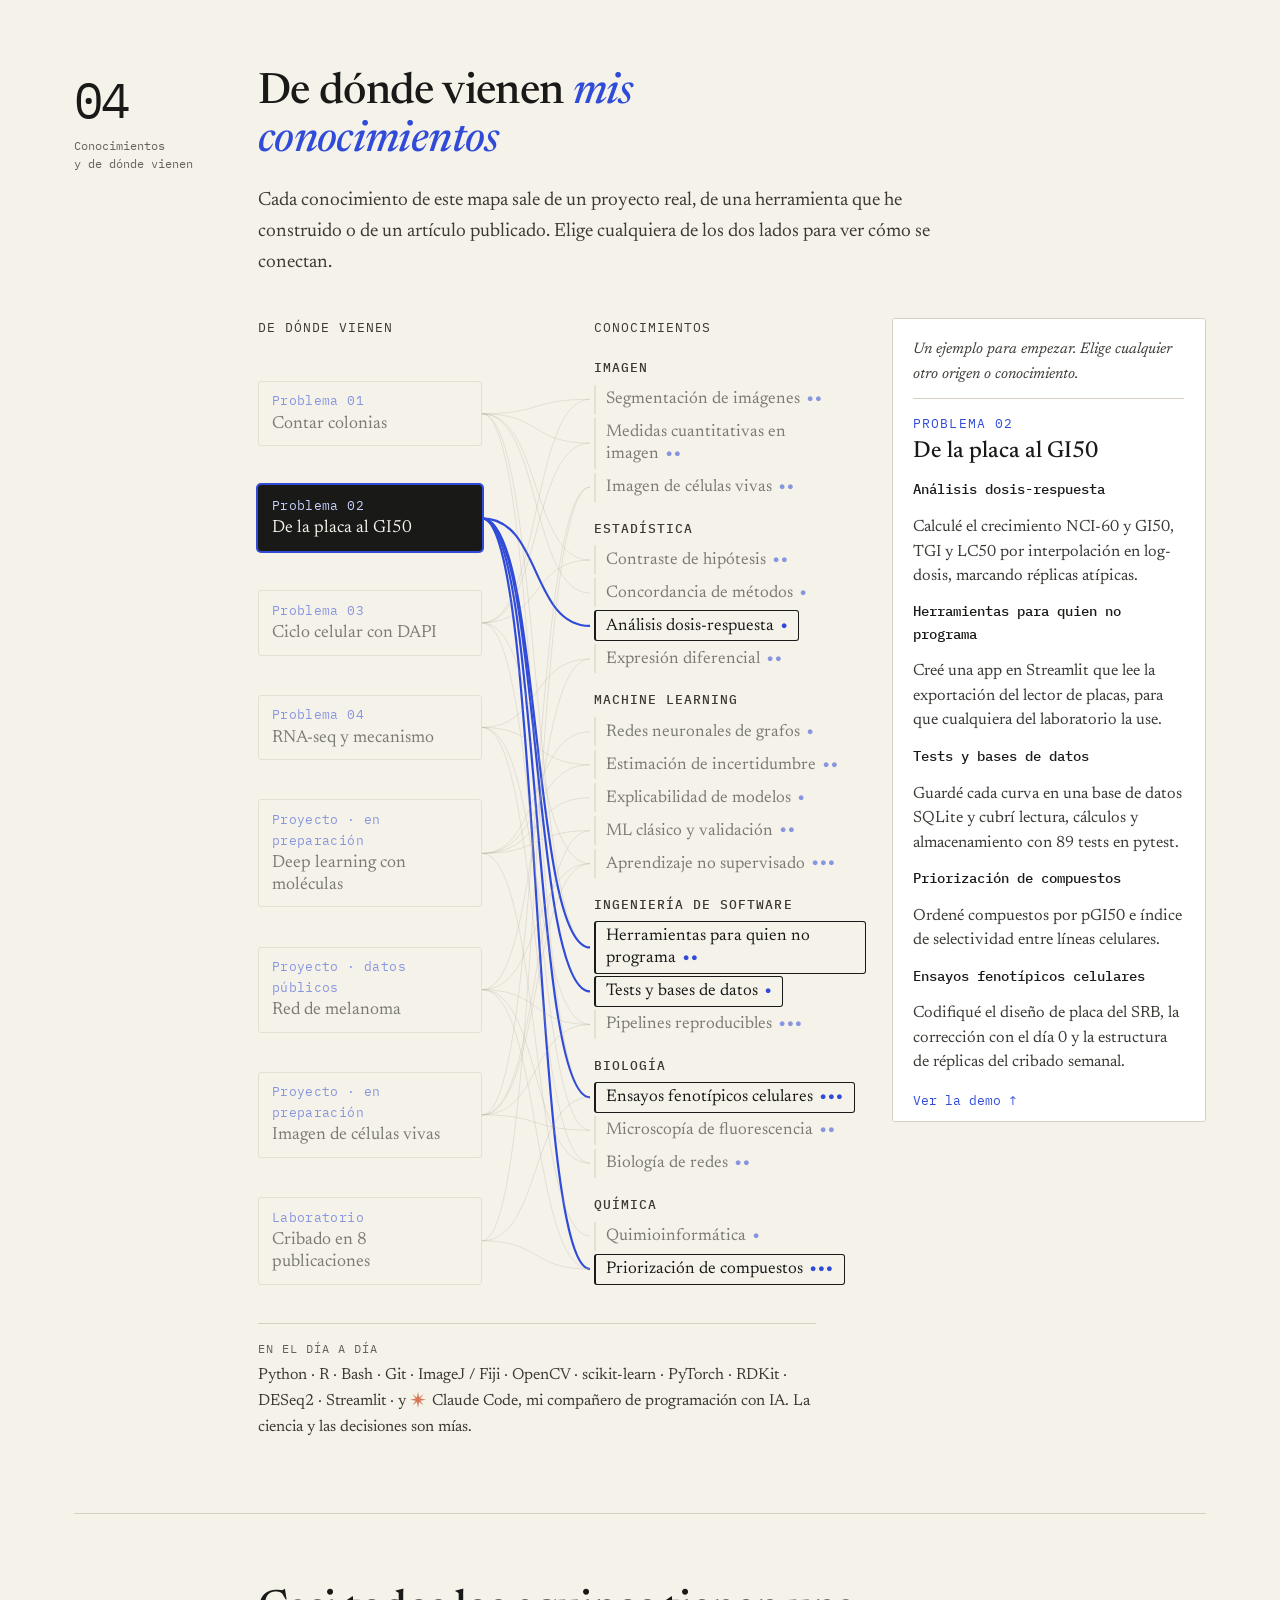
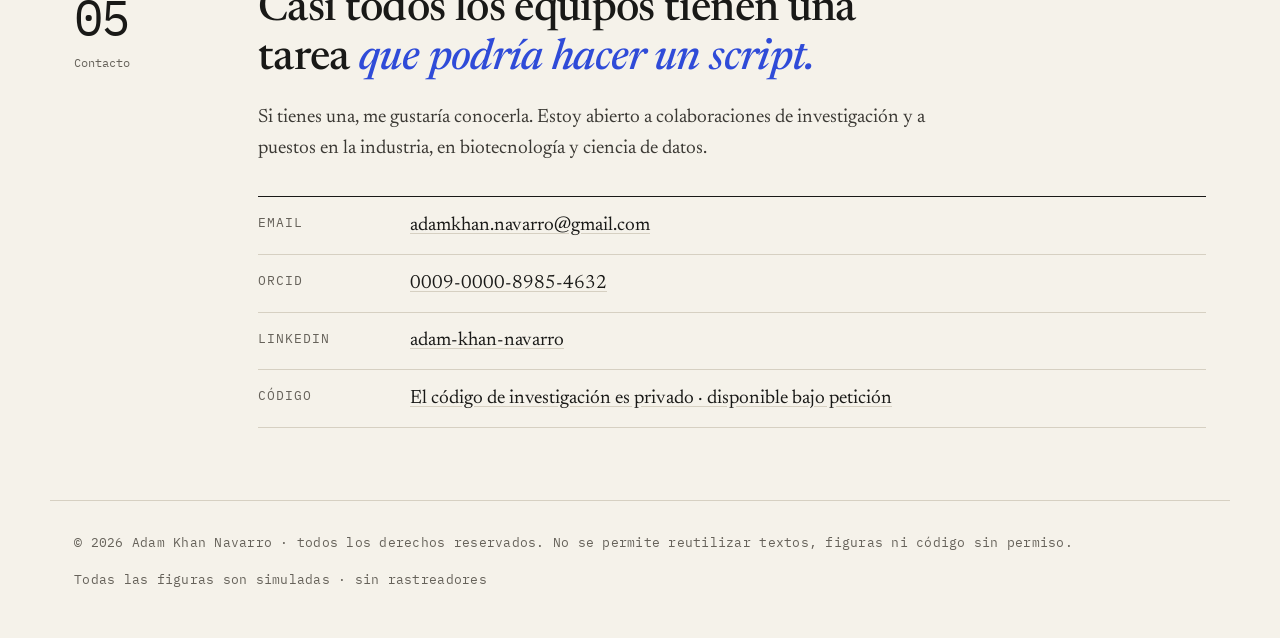
<file: es/index.html>
<!DOCTYPE html>
<html lang="es">
<head>
  <meta charset="UTF-8" />
  <meta name="viewport" content="width=device-width, initial-scale=1.0" />
  <title>Adam Khan Navarro · Biólogo computacional</title>
  <meta name="description" content="Adam Khan Navarro, biólogo computacional y doctorando en la Universidad de La Laguna. Herramientas para el cribado de fármacos contra el cáncer: imagen, dosis-respuesta, ciclo celular y RNA-seq." />
  <link rel="alternate" hreflang="en" href="https://adamkhanbm.github.io/my-cv/">
  <link rel="alternate" hreflang="es" href="https://adamkhanbm.github.io/my-cv/es/">
  <link rel="preconnect" href="https://fonts.googleapis.com">
  <link rel="preconnect" href="https://fonts.gstatic.com" crossorigin>
  <link href="https://fonts.googleapis.com/css2?family=Newsreader:ital,opsz,wght@0,6..72,300..600;1,6..72,300..500&family=IBM+Plex+Mono:wght@400;500&display=swap" rel="stylesheet">

  <!-- Bump ?v= on both pages whenever a file in assets/ changes, so browsers drop their cached copy. -->
  <link rel="stylesheet" href="../assets/cv.css?v=3">
</head>
<body>

<header class="top">
  <div class="top-inner">
    <a class="top-name" href="#">A. Khan Navarro</a>
    <nav class="top-nav" aria-label="Secciones">
      <a href="#approach"><span>01</span> Enfoque</a>
      <a href="#problems"><span>02</span> Problemas resueltos</a>
      <a href="#papers"><span>03</span> Publicaciones</a>
      <a href="#skills"><span>04</span> Conocimientos</a>
      <a href="#contact"><span>05</span> Contacto</a>
      <!-- TODO: Adam_Khan_Navarro_CV.pdf is not in the repo yet; this link 404s until it is added. -->
      <a href="../Adam_Khan_Navarro_CV.pdf" target="_blank" rel="noopener">CV.pdf ↗</a>
    </nav>
    <p class="lang" aria-label="Idioma">
      <a href="../" hreflang="en" lang="en" aria-label="English">
        <svg class="flag" viewBox="0 0 60 30" preserveAspectRatio="xMidYMid slice" aria-hidden="true">
          <clipPath id="uk-clip"><path d="M30 15h30v15zv15H0zH0V0zV0h30z"/></clipPath>
          <path d="M0 0v30h60V0z" fill="#012169"/>
          <path d="M0 0l60 30m0-30L0 30" stroke="#fff" stroke-width="6"/>
          <path d="M0 0l60 30m0-30L0 30" clip-path="url(#uk-clip)" stroke="#c8102e" stroke-width="4"/>
          <path d="M30 0v30M0 15h60" stroke="#fff" stroke-width="10"/>
          <path d="M30 0v30M0 15h60" stroke="#c8102e" stroke-width="6"/>
        </svg>EN</a>
      <a href="./" class="on" aria-current="page" aria-label="Español">
        <svg class="flag" viewBox="0 0 30 20" aria-hidden="true">
          <rect width="30" height="20" fill="#aa151b"/>
          <rect y="5" width="30" height="10" fill="#f1bf00"/>
        </svg>ES</a>
    </p>
  </div>
</header>

<main class="page">

  <!-- ═══ HERO ═══ -->
  <section class="hero" aria-labelledby="name">
    <div>
      <div class="hero-meta">
        <span class="label">Biólogo computacional</span>
        <span class="label">Doctorado · Universidad de La Laguna</span>
      </div>
      <h1 id="name">Adam <em>Khan Navarro</em></h1>
      <p class="hero-claim">
        Construyo las herramientas computacionales que necesita un laboratorio de cáncer,
        <mark>desde imágenes de microscopio hasta datos de secuenciación.</mark>
      </p>
      <div class="hero-links">
        <a class="main" href="#problems">Cuatro problemas del laboratorio ↓</a>
        <a href="mailto:adamkhan.navarro@gmail.com">Email</a>
        <a href="https://orcid.org/0009-0000-8985-4632" target="_blank" rel="noopener">ORCID</a>
        <a href="https://www.linkedin.com/in/adam-khan-navarro-269618347/" target="_blank" rel="noopener">LinkedIn</a>
      </div>
    </div>

    <figure>
      <div class="scope" id="scope">
        <canvas id="scope-canvas" role="img" aria-label="Campo simulado de núcleos celulares fluorescentes. Al mover el puntero se marcan y se cuentan los núcleos que hay debajo."></canvas>
        <div class="scope-tools">
          <button class="chip" type="button" id="seg-all" aria-pressed="false">segmentar todo</button>
          <button class="chip" type="button" id="seg-new">nuevo campo</button>
        </div>
        <div class="scope-hud" aria-live="polite">
          <span>DAPI · 20× · <b id="seg-count">0</b> / <span id="seg-total">0</span> núcleos</span>
          <span class="scope-bar"><i></i>50 µm</span>
        </div>
      </div>
      <figcaption>
        <b>Fig. 1</b> Antes de sacar cualquier número de una imagen de microscopio,
        algo tiene que encontrar cada núcleo. Mueve el puntero para hacerlo.<span class="sim">simulado</span>
      </figcaption>
    </figure>
  </section>

  <!-- ═══ 01 ENFOQUE ═══ -->
  <section class="entry" id="approach" aria-labelledby="approach-h">
    <div class="entry-margin">
      <p class="num">01</p>
      <p class="note">Enfoque</p>
    </div>
    <div>
      <h2 id="approach-h">Trabajo entre la poyata <em>y la terminal.</em></h2>
      <p class="lede">
        Hago el doctorado en la Universidad de La Laguna, en un grupo que ensaya
        moléculas pequeñas contra líneas celulares tumorales humanas. Hago los
        experimentos y trabajo como un data scientist o un ingeniero en todo lo que
        los rodea: el conteo, el ajuste de curvas, el análisis de imagen, la secuenciación.
      </p>
      <p class="lede">
        Mi trabajo es encontrar el paso que es lento, subjetivo o imposible de escalar,
        y sustituirlo por algo reproducible.
      </p>

      <ol class="steps">
        <li><b>Encontrar el cuello de botella</b><span>¿Qué lleva horas, o cambia según quién lo haga?</span></li>
        <li><b>Sacar los datos</b><span>Imágenes, lecturas de placa y secuencias, en un formato con el que se pueda trabajar.</span></li>
        <li><b>Modelarlo</b><span>Estadística, visión por computador o machine learning, lo que sea más sencillo.</span></li>
        <li><b>Hacer una herramienta</b><span>Un script, un pipeline o una pequeña app que el resto del laboratorio pueda usar.</span></li>
        <li><b>Volver a la poyata</b><span>Contrastarlo con la biología y usarlo en el siguiente experimento.</span></li>
      </ol>

      <p class="bridge">
        Todo laboratorio, y todo equipo, tiene un paso que se sigue haciendo a mano,
        igual, cada semana. <em>Ahí es donde suelo empezar.</em>
      </p>

      <p class="note-box">
        <b>Sobre las figuras</b>
        Todas las figuras y demos de esta página se simulan en tu navegador. Muestran
        el tipo de problema y el tipo de solución, no datos, código ni resultados sin publicar.
      </p>
    </div>
  </section>

  <!-- ═══ 02 PROBLEMAS ═══ -->
  <section class="entry" id="problems" aria-labelledby="problems-h">
    <div class="entry-margin">
      <p class="num">02</p>
      <p class="note">Problemas resueltos<br>prueba cada uno</p>
    </div>
    <div>
      <h2 id="problems-h">Cuatro problemas <em>del laboratorio</em></h2>

      <!-- ── P1 · Contar colonias ── -->
      <article class="problem" aria-labelledby="p1-h">
        <div>
          <p class="problem-tag">Problema 01 · visión por computador</p>
          <h3 id="p1-h">Contar colonias <em>a ojo</em> no escala</h3>
          <dl>
            <dt>El problema</dt>
            <dd>Los ensayos de colonias acaban con alguien contando puntos en decenas de placas. Es lento, cansa, y dos personas casi nunca sacan el mismo número.</dd>
            <dt>Lo que hice</dt>
            <dd>Un pipeline de imagen que encuentra y cuenta las colonias a partir de una foto de la placa, contrastado con un contador de colonias de referencia y empaquetado en un notebook que el laboratorio puede usar en Colab.</dd>
            <dt>Pruébalo</dt>
            <dd>Cuenta tú las colonias haciendo clic y luego deja que cuente el algoritmo. Compara.</dd>
          </dl>
          <p class="stack">Python · segmentación con scikit-image · concordancia Bland-Altman</p>
          <p class="transfer"><span>Fuera de la biología</span>Detección y conteo de objetos, control de calidad visual.</p>
        </div>
        <figure>
          <div class="demo-bar">
            <button class="btn primary" type="button" id="col-auto">Contar automáticamente</button>
            <button class="btn" type="button" id="col-new">Nueva placa</button>
          </div>
          <div class="plate-wrap">
            <div class="plate"><canvas id="col-canvas" role="img" aria-label="Placa de cultivo simulada con colonias. Haz clic en las colonias para contarlas a mano."></canvas></div>
            <div class="tally" aria-live="polite">
              <div><span>Tú</span><b id="col-you">0</b><span id="col-time">haz clic para empezar</span></div>
              <div class="auto"><span>Algoritmo</span><b id="col-algo">?</b><span id="col-algo-note">aún sin ejecutar</span></div>
              <div><span>Se te escaparon</span><b id="col-miss">?</b><span id="col-miss-note">&nbsp;</span></div>
            </div>
          </div>
          <figcaption><b>Fig. 2</b> Una placa simulada. Las colonias que se tocan son las que hacen poco fiable el conteo a ojo.<span class="sim">simulado</span></figcaption>
        </figure>
      </article>

      <!-- ── P2 · Dosis-respuesta ── -->
      <article class="problem" aria-labelledby="p2-h">
        <div>
          <p class="problem-tag">Problema 02 · pipeline de datos</p>
          <h3 id="p2-h">Una placa llena de números, <em>una decisión</em></h3>
          <dl>
            <dt>El problema</dt>
            <dd>Una placa de cribado son 96 valores de absorbancia en una hoja de cálculo. Alguien tiene que convertirlos en una potencia para cada compuesto y decidir cuáles siguen adelante.</dd>
            <dt>Lo que hice</dt>
            <dd>Una app en Streamlit que lee la exportación del lector de placas, calcula GI<sub>50</sub> (la dosis que reduce el crecimiento a la mitad), TGI y LC<sub>50</sub> con el método del NCI-60, ordena los compuestos y guarda cada curva en una base de datos. La cubren 89 tests automáticos.</dd>
            <dt>Pruébalo</dt>
            <dd>Haz clic en una fila de la placa para ver la curva de ese compuesto. El ranking se ordena solo.</dd>
          </dl>
          <p class="stack">Python · Streamlit · SQLite · pytest · ensayo SRB</p>
          <p class="transfer"><span>Fuera de la biología</span>Convertir hojas de cálculo en bruto en informes y rankings automáticos.</p>
        </div>
        <figure class="wells-wrap">
          <div class="frame wells">
            <svg id="wells" viewBox="0 0 520 268" role="group" aria-label="Placa simulada de 96 pocillos. Las filas son los compuestos A a H; las columnas van de dosis baja a alta y terminan con dos pocillos control."></svg>
          </div>
          <div class="dr-grid">
            <div class="frame"><svg id="dr" viewBox="0 0 400 260" role="img" aria-label="Curva dosis-respuesta del compuesto seleccionado."></svg></div>
            <div>
              <p class="label" style="margin-bottom:.4rem">Ranking por GI<sub>50</sub></p>
              <ol class="rank" id="rank"></ol>
            </div>
          </div>
          <figcaption><b>Fig. 3</b> Pocillo más oscuro = más células vivas. Cada fila es un compuesto; la dosis sube hacia la derecha.<span class="sim">simulado</span></figcaption>
        </figure>
      </article>

      <!-- ── P3 · Ciclo celular ── -->
      <article class="problem" aria-labelledby="p3-h">
        <div>
          <p class="problem-tag">Problema 03 · análisis de imagen</p>
          <h3 id="p3-h">¿El fármaco <em>frena</em> las células o las <em>mata</em>?</h3>
          <dl>
            <dt>El problema</dt>
            <dd>Un compuesto reduce el crecimiento. Pero ¿está pausando el ciclo celular o causando muerte? Responder a eso solía requerir ensayos adicionales.</dd>
            <dt>Lo que hice</dt>
            <dd>Un análisis que mide el contenido de ADN de cada núcleo a partir de una sola tinción con DAPI, y lee en el histograma las fases del ciclo y la apoptosis.</dd>
            <dt>Pruébalo</dt>
            <dd>Elige un tipo de fármaco y sube la dosis. Mira dónde se acumulan las células.</dd>
          </dl>
          <p class="stack">Python · segmentación nuclear · mezclas de gaussianas</p>
          <p class="transfer"><span>Fuera de la biología</span>Leer una distribución para distinguir entre dos causas posibles.</p>
        </div>
        <figure>
          <div class="cc-grid">
            <div class="frame"><svg id="cc" viewBox="0 0 400 260" role="img" aria-label="Histograma del contenido de ADN por núcleo, coloreado por fase del ciclo celular."></svg></div>
            <div class="cc-ctl">
              <div class="seg" role="group" aria-label="Tipo de fármaco">
                <button type="button" data-mech="g2" aria-pressed="true">Bloqueador de G2/M</button>
                <button type="button" data-mech="g1" aria-pressed="false">Bloqueador de G1</button>
              </div>
              <div class="control">
                <label for="cc-dose">Dosis <output id="cc-dose-out" for="cc-dose">control</output></label>
                <input id="cc-dose" type="range" min="0" max="100" step="1" value="0">
              </div>
              <div class="readout" id="cc-read" aria-live="polite"></div>
            </div>
          </div>
          <figcaption><b>Fig. 4</b> Contenido de ADN por núcleo. 2N = antes de copiar el genoma, 4N = lista para dividirse, por debajo de 2N = células fragmentadas que están muriendo.<span class="sim">simulado</span></figcaption>
        </figure>
      </article>

      <!-- ── P4 · RNA-seq ── -->
      <article class="problem" aria-labelledby="p4-h">
        <div>
          <p class="problem-tag">Problema 04 · estadística · ómicas</p>
          <h3 id="p4-h">Veinte mil genes, <em>un mecanismo</em></h3>
          <dl>
            <dt>El problema</dt>
            <dd>Sabemos que un compuesto funciona, pero no cómo. Secuenciar las células tratadas da un cambio para cada gen, demasiado para leerlo a mano.</dd>
            <dt>Lo que hice</dt>
            <dd>Un flujo de RNA-seq reproducible: expresión diferencial, umbrales con sentido y después enriquecimiento de rutas para apuntar a un mecanismo.</dd>
            <dt>Pruébalo</dt>
            <dd>Mueve los umbrales. Si son muy laxos todo parece importante; si son muy estrictos pierdes la señal.</dd>
          </dl>
          <p class="stack">R · DESeq2 · clusterProfiler · Bioconductor</p>
          <p class="transfer"><span>Fuera de la biología</span>Contrastar miles de hipótesis a la vez sin engañarte.</p>
        </div>
        <figure>
          <div class="frame volcano" id="vo-box">
            <svg id="vo" viewBox="0 0 440 300" role="img" aria-label="Volcano plot de genes simulados: cambio de expresión frente a significación."></svg>
          </div>
          <div class="vo-ctl">
            <div class="control">
              <label for="vo-fc">Fold change mínimo <output id="vo-fc-out" for="vo-fc">2×</output></label>
              <input id="vo-fc" type="range" min="0" max="3" step="0.1" value="1">
            </div>
            <div class="control">
              <label for="vo-p">p-valor máximo <output id="vo-p-out" for="vo-p">0.01</output></label>
              <input id="vo-p" type="range" min="1" max="8" step="0.1" value="2">
            </div>
          </div>
          <div class="readout" id="vo-read" style="margin-top:1rem" aria-live="polite"></div>
          <figcaption><b>Fig. 5</b> Cada punto es un gen: a la derecha, sube en las células tratadas; a la izquierda, baja; cuanto más arriba, más seguro.<span class="sim">simulado</span></figcaption>
        </figure>
      </article>
    </div>
  </section>

  <!-- ═══ 03 PUBLICACIONES ═══ -->
  <section class="entry" id="papers" aria-labelledby="papers-h">
    <div class="entry-margin">
      <p class="num">03</p>
      <p class="note">Publicaciones<br>revisadas por pares</p>
    </div>
    <div>
      <h2 id="papers-h">Dónde acabaron las herramientas</h2>
      <p class="lede">Trabajos publicados a los que he aportado análisis y cribado.</p>
      <div class="pub-head">
        <div class="filters" role="group" aria-label="Filtrar por año">
          <button type="button" data-year="all" aria-pressed="true">todas</button>
          <button type="button" data-year="2026" aria-pressed="false">2026</button>
          <button type="button" data-year="2025" aria-pressed="false">2025</button>
          <button type="button" data-year="2024" aria-pressed="false">2024</button>
        </div>
        <span class="mono" id="pub-shown" aria-live="polite"></span>
      </div>

      <table class="pubs">
        <thead><tr><th>Año</th><th>Título</th><th>Revista</th></tr></thead>
        <tbody>
          <tr data-year="2026">
            <td>2026</td>
            <td><p class="t"><a href="https://doi.org/10.1002/psc.70128" target="_blank" rel="noopener">Sequence Inversion Dictates the Antiproliferative Activity of Bidirectional Tryptophan-Containing Dipeptide Libraries</a></p>
                <p class="a">Díaz, J. B., <b>Khan, A. N.</b>, González-Bakker, A., Padrón, J. M.</p></td>
            <td class="j">Journal of Peptide Science, 32(10), e70128</td>
          </tr>
          <tr data-year="2026">
            <td>2026</td>
            <td><p class="t"><a href="https://doi.org/10.1016/j.bioorg.2026.110538" target="_blank" rel="noopener">Oleanolic acid–selenocyanate hybrids trigger replication-associated DNA damage responses and suppress tumour growth <i>in vitro</i> and <i>in vivo</i></a></p>
                <p class="a">Martínez-Lara, R. I., González-Bakker, A., <b>Khan, A. N.</b>, et al.</p></td>
            <td class="j">Bioorganic Chemistry, 110538</td>
          </tr>
          <tr data-year="2026">
            <td>2026</td>
            <td><p class="t"><a href="https://doi.org/10.1016/j.ejmech.2025.118337" target="_blank" rel="noopener">Exploring the Influence of the Glycone Space on the Therapeutic Potential of sp2-Iminoglycolipids</a></p>
                <p class="a">Padilla-Pérez, M. C., …, <b>Khan, A. N.</b>, et al.</p></td>
            <td class="j">European Journal of Medicinal Chemistry, 302, 118337</td>
          </tr>
          <tr data-year="2026">
            <td>2026</td>
            <td><p class="t"><a href="https://doi.org/10.1080/14786419.2025.2477214" target="_blank" rel="noopener">Target isolation and anti-proliferative potency of furocoumarin derivative from <i>Aegle marmelos</i> fruit pulp</a></p>
                <p class="a">Barot, D. M., …, <b>Khan, A. N.</b>, et al.</p></td>
            <td class="j">Natural Product Research, 40(12), 3564–3570</td>
          </tr>
          <tr data-year="2025">
            <td>2025</td>
            <td><p class="t"><a href="https://doi.org/10.3390/plants14243779" target="_blank" rel="noopener">Antiproliferative Effects of Polar Extracts of the Aerial Parts of <i>Fuchsia standishii</i> J.Harrison</a></p>
                <p class="a">Ramírez, M. I., González-Bakker, A., <b>Khan, A. N.</b>, Puerta, A., Padrón, J. M.</p></td>
            <td class="j">Plants, 14(24), 3779</td>
          </tr>
          <tr data-year="2025">
            <td>2025</td>
            <td><p class="t"><a href="https://doi.org/10.1021/acsomega.4c09899" target="_blank" rel="noopener">QSAR, Antimicrobial, and Antiproliferative Study of (R/S)-2-Thioxo-3,4-dihydropyrimidine-5-carboxanilides</a></p>
                <p class="a">Parmar, M. P., …, <b>Khan, A. N.</b>, et al.</p></td>
            <td class="j">ACS Omega, 10(7), 7013</td>
          </tr>
          <tr data-year="2024">
            <td>2024</td>
            <td><p class="t"><a href="https://doi.org/10.1016/j.bioorg.2024.107485" target="_blank" rel="noopener">Click-chemistry mediated synthesis of OTBN-1,2,3-Triazole derivatives exhibiting STK33 inhibition with diverse anti-cancer activities</a></p>
                <p class="a">Vala, D. P., …, <b>Khan, A. N.</b>, et al.</p></td>
            <td class="j">Bioorganic Chemistry, 149, 107485</td>
          </tr>
          <tr data-year="2024">
            <td>2024</td>
            <td><p class="t"><a href="https://doi.org/10.1002/ardp.202400431" target="_blank" rel="noopener">Novel Tetrahydropyran-Triazole Hybrids with Antiproliferative Activity against Human Tumor Cells</a></p>
                <p class="a">Quintana, V., González-Bakker, A., <b>Khan, A. N.</b>, et al.</p></td>
            <td class="j">Archiv der Pharmazie, 357(11), e2400431</td>
          </tr>
        </tbody>
      </table>
      <p class="pub-more">Lista completa en <a href="https://scholar.google.com/citations?user=bemt14AAAAAJ" target="_blank" rel="noopener">Google Scholar ↗</a> y <a href="https://orcid.org/0009-0000-8985-4632" target="_blank" rel="noopener">ORCID ↗</a></p>
    </div>
  </section>

  <!-- ═══ 04 CONOCIMIENTOS ═══ -->
  <section class="entry" id="skills" aria-labelledby="skills-h">
    <div class="entry-margin">
      <p class="num">04</p>
      <p class="note">Conocimientos<br>y de dónde vienen</p>
    </div>
    <div>
      <h2 id="skills-h">De dónde vienen <em>mis conocimientos</em></h2>
      <p class="lede">
        Cada conocimiento de este mapa sale de un proyecto real, de una herramienta
        que he construido o de un artículo publicado. Elige cualquiera de los dos
        lados para ver cómo se conectan.
      </p>
      <div class="smap" id="skillmap"></div>
      <p class="smap-tools">
        <span>En el día a día</span>
        Python · R · Bash · Git · ImageJ / Fiji · OpenCV · scikit-learn · PyTorch ·
        RDKit · DESeq2 · Streamlit · y <span class="spark" aria-hidden="true"></span>Claude Code,
        mi compañero de programación con IA. La ciencia y las decisiones son mías.
      </p>
    </div>
  </section>

  <!-- ═══ 05 CONTACTO ═══ -->
  <section class="entry" id="contact" aria-labelledby="contact-h">
    <div class="entry-margin">
      <p class="num">05</p>
      <p class="note">Contacto</p>
    </div>
    <div>
      <h2 id="contact-h">Casi todos los equipos tienen una tarea <em>que podría hacer un script.</em></h2>
      <p class="lede">
        Si tienes una, me gustaría conocerla. Estoy abierto a colaboraciones de
        investigación y a puestos en la industria, en biotecnología y ciencia de datos.
      </p>
      <ul class="contact-list">
        <li><span>Email</span><a href="mailto:adamkhan.navarro@gmail.com">adamkhan.navarro@gmail.com</a></li>
        <li><span>ORCID</span><a href="https://orcid.org/0009-0000-8985-4632" target="_blank" rel="noopener">0009-0000-8985-4632</a></li>
        <li><span>LinkedIn</span><a href="https://www.linkedin.com/in/adam-khan-navarro-269618347/" target="_blank" rel="noopener">adam-khan-navarro</a></li>
        <li><span>Código</span><a href="mailto:adamkhan.navarro@gmail.com?subject=Solicitud%20de%20c%C3%B3digo">El código de investigación es privado · disponible bajo petición</a></li>
      </ul>
    </div>
  </section>

</main>

<footer>
  <span class="mono">© 2026 Adam Khan Navarro · todos los derechos reservados. No se permite reutilizar textos, figuras ni código sin permiso.</span>
  <span class="mono">Todas las figuras son simuladas · sin rastreadores</span>
</footer>

<script src="../assets/cv.js?v=3"></script>
<script src="../assets/skills.js?v=3"></script>

</body>
</html>
</file>
<file: assets/cv.css>
*, *::before, *::after { box-sizing: border-box; margin: 0; padding: 0; }

/* ─── TOKENS ───
   Paper and ink, one accent: the blue of a DAPI channel. */
:root {
  --paper: #f5f2ea;
  --paper-2: #ece7db;
  --ink: #191917;
  /* Secondary inks kept dark enough for long reading: ink-2 ≈ 10:1,
     ink-3 ≈ 5.5:1 on the paper colour. */
  --ink-2: #3b3934;
  --ink-3: #66625a;
  --claude: #d97757;
  --rule: #d6d0c2;
  --dapi: #2f4bd8;
  --dapi-soft: rgba(47,75,216,.09);
  --scope: #07080d;           /* the microscope's black, only inside figures */
  --agar: #efe3bf;

  --serif: 'Newsreader', Georgia, 'Times New Roman', serif;
  --mono: 'IBM Plex Mono', ui-monospace, Menlo, monospace;

  --margin-col: 9rem;
  --measure: 62ch;
}

html { scroll-behavior: smooth; }
@media (prefers-reduced-motion: reduce) { html { scroll-behavior: auto; } }

body {
  font-family: var(--serif);
  font-size: 1.2rem;
  line-height: 1.62;
  font-weight: 400;
  background: var(--paper);
  color: var(--ink);
  overflow-x: clip;   /* 100vw in the hero bleed includes the scrollbar */
  -webkit-font-smoothing: antialiased;
}
a { color: inherit; text-decoration-color: var(--rule); text-underline-offset: .18em; }
a:hover { color: var(--dapi); text-decoration-color: currentColor; }
:focus-visible { outline: 2px solid var(--dapi); outline-offset: 3px; }
sub { font-size: .7em; }

.mono, .label {
  font-family: var(--mono);
  font-size: .8rem;
  letter-spacing: .02em;
  color: var(--ink-3);
}
.label { text-transform: uppercase; letter-spacing: .08em; }

/* ─── TOP BAR ─── */
.top {
  position: sticky; top: 0; z-index: 50;
  background: color-mix(in srgb, var(--paper) 92%, transparent);
  backdrop-filter: blur(6px);
  border-bottom: 1px solid var(--rule);
}
.top-inner {
  max-width: 1180px; margin: 0 auto;
  padding: .7rem 1.5rem;
  display: flex; align-items: center; gap: 1.5rem;
}
.top-name { font-family: var(--mono); font-size: .8rem; text-decoration: none; color: var(--ink); white-space: nowrap; }
.top-nav { display: flex; gap: 1.3rem; margin-left: auto; min-width: 0; overflow-x: auto; scrollbar-width: none; }
.top-nav::-webkit-scrollbar { display: none; }
.top-nav a { font-family: var(--mono); font-size: .8rem; color: var(--ink-2); text-decoration: none; white-space: nowrap; }
.top-nav a:hover, .top-nav a[aria-current="true"] { color: var(--dapi); }
.top-nav a span { color: var(--ink-3); }

/* Language switch: outside the scrolling nav so it stays visible on phones. */
.lang {
  flex-shrink: 0; display: flex; gap: .35rem;
  padding-left: 1rem; border-left: 1px solid var(--rule);
  font-family: var(--mono); font-size: .86rem; font-weight: 500;
}
.lang a {
  display: inline-flex; align-items: center; gap: .45rem;
  padding: .32rem .6rem;
  border: 1px solid var(--rule); border-radius: 3px;
  color: var(--ink-2); text-decoration: none;
  transition: border-color .15s, background .15s;
}
.lang a:hover { border-color: var(--ink); color: var(--ink); }
.lang a.on { background: var(--ink); border-color: var(--ink); color: var(--paper); }
.lang .flag {
  display: block; flex-shrink: 0;
  width: 24px; height: 16px; border-radius: 2px;
  box-shadow: 0 0 0 1px rgba(0,0,0,.14);
}

/* ─── PAGE GRID ───
   A notebook page: a narrow margin column for entry numbers and notes,
   and the main column for the text. */
.page { max-width: 1180px; margin: 0 auto; padding: 0 1.5rem; }
.entry {
  display: grid;
  grid-template-columns: var(--margin-col) minmax(0, 1fr);
  column-gap: 2.5rem;
  padding: 4.5rem 0;
  border-top: 1px solid var(--rule);
}
.entry-margin { padding-top: .45rem; }
.entry-margin .num {
  font-family: var(--mono);
  font-size: clamp(2.2rem, 1.6rem + 1.8vw, 3.2rem);
  line-height: 1;
  letter-spacing: -.04em;
  color: var(--ink);
}
.entry-margin .note { margin-top: .7rem; font-family: var(--mono); font-size: .78rem; line-height: 1.5; color: var(--ink-3); }
h2 {
  font-weight: 500;
  font-size: clamp(1.8rem, 1.2rem + 1.9vw, 2.7rem);
  line-height: 1.12;
  letter-spacing: -.015em;
  max-width: 24ch;
}
h2 em, h3 em { font-style: italic; color: var(--dapi); }
.lede { margin-top: 1.2rem; max-width: var(--measure); color: var(--ink-2); }

/* ─── HERO ─── */
.hero {
  display: grid;
  grid-template-columns: minmax(0, .85fr) minmax(0, 1.25fr);
  gap: 3rem;
  align-items: center;
  padding: 3.5rem 0 4.5rem;
}
/* The microscope field runs off the right edge of the page, like a cover photo. */
.hero .scope {
  margin-right: calc(-1 * (max(0px, (100vw - 1180px) / 2) + 1.5rem));
  border-radius: 2px 0 0 2px;
}
.hero-meta { display: flex; flex-wrap: wrap; gap: .4rem 1.2rem; }
.hero h1 {
  margin-top: 1.4rem;
  font-weight: 500;
  font-size: clamp(2.9rem, 1.6rem + 4.6vw, 5.4rem);
  line-height: .98;
  letter-spacing: -.03em;
}
.hero h1 em { font-style: italic; font-weight: 400; color: var(--dapi); }
.hero-claim {
  margin-top: 1.6rem;
  font-size: clamp(1.2rem, 1.05rem + .5vw, 1.45rem);
  line-height: 1.45;
  max-width: 32ch;
}
.hero-claim mark { background: none; color: var(--dapi); font-style: italic; }
.hero-links { margin-top: 2rem; display: flex; flex-wrap: wrap; gap: .6rem 1.6rem; font-family: var(--mono); font-size: .8rem; }
.hero-links a { text-decoration: none; border-bottom: 1px solid var(--rule); padding-bottom: .1rem; }
.hero-links a:hover { border-color: var(--dapi); }
.hero-links .main { color: var(--dapi); border-color: var(--dapi); }

/* ─── FIGURES ─── */
figure { margin: 0; }
.scope {
  position: relative;
  background: var(--scope);
  border-radius: 2px;
  overflow: hidden;
  aspect-ratio: 4 / 3;
  touch-action: pan-y;
}
.scope canvas { display: block; width: 100%; height: 100%; cursor: crosshair; }
.scope-hud {
  position: absolute; left: .8rem; right: .8rem; bottom: .7rem;
  display: flex; justify-content: space-between; align-items: end; gap: 1rem;
  font-family: var(--mono); font-size: .78rem; color: rgba(255,255,255,.72);
  pointer-events: none;
}
.scope-hud b { color: #fff; font-weight: 500; }
.scope-bar { display: flex; flex-direction: column; align-items: flex-end; gap: .25rem; }
.scope-bar i { display: block; width: 48px; height: 3px; background: rgba(255,255,255,.85); }
.scope-tools { position: absolute; top: .7rem; right: .7rem; display: flex; gap: .4rem; }
.chip {
  font-family: var(--mono); font-size: .78rem;
  background: rgba(255,255,255,.08); color: rgba(255,255,255,.85);
  border: 1px solid rgba(255,255,255,.18);
  padding: .25rem .55rem; border-radius: 2px; cursor: pointer;
}
.chip:hover, .chip[aria-pressed="true"] { background: rgba(255,255,255,.18); color: #fff; }
figcaption { margin-top: .7rem; font-size: .92rem; line-height: 1.5; color: var(--ink-2); max-width: 60ch; }
figcaption b { font-family: var(--mono); font-size: .8rem; font-weight: 500; color: var(--ink); margin-right: .35rem; }
.sim {
  display: inline-block; margin-left: .35rem;
  font-family: var(--mono); font-size: .78rem; letter-spacing: .06em; text-transform: uppercase;
  color: var(--ink-3); border: 1px solid var(--rule); padding: 0 .35rem; border-radius: 2px;
  vertical-align: .1em;
}

/* Light figure frame and controls shared by the problem demos */
.frame { background: #fff; border: 1px solid var(--rule); padding: .6rem; }
.frame svg { display: block; width: 100%; height: auto; font-family: var(--mono); }
.frame text { font-size: 13px; fill: var(--ink-2); }
.axis, .tick { stroke: var(--ink); stroke-width: 1; }
.grid { stroke: var(--rule); stroke-width: 1; stroke-dasharray: 2 3; }
.btn {
  font-family: var(--mono); font-size: .8rem;
  background: none; border: 1px solid var(--ink); color: var(--ink);
  padding: .4rem .8rem; border-radius: 2px; cursor: pointer;
}
.btn:hover { background: var(--ink); color: var(--paper); }
.btn.primary { background: var(--dapi); border-color: var(--dapi); color: #fff; }
.btn.primary:hover { background: #2238ad; }
.seg { display: inline-flex; border: 1px solid var(--rule); border-radius: 2px; }
.seg button {
  font-family: var(--mono); font-size: .78rem;
  background: none; border: 0; color: var(--ink-2);
  padding: .35rem .7rem; cursor: pointer;
}
.seg button + button { border-left: 1px solid var(--rule); }
.seg button[aria-pressed="true"] { background: var(--ink); color: var(--paper); }
.control label { display: flex; justify-content: space-between; gap: 1rem; font-family: var(--mono); font-size: .82rem; color: var(--ink-2); }
.control output { color: var(--ink); font-weight: 500; }
input[type="range"] { width: 100%; margin-top: .5rem; accent-color: var(--dapi); }
.readout {
  border-top: 1px solid var(--ink);
  padding-top: .9rem;
  font-family: var(--mono); font-size: .8rem; color: var(--ink-2);
  display: grid; grid-template-columns: auto 1fr; gap: .3rem 1rem;
}
.readout b { color: var(--dapi); font-weight: 500; }
.verdict { grid-column: 1 / -1; margin-top: .4rem; font-family: var(--serif); font-size: 1.02rem; font-style: italic; color: var(--ink); }

/* ─── 01 APPROACH ─── */
.steps {
  margin-top: 2.5rem;
  list-style: none;
  display: grid; grid-template-columns: repeat(5, minmax(0, 1fr));
  border-top: 1px solid var(--ink);
  counter-reset: step;
}
.steps li { padding: 1rem 1.2rem 0 0; position: relative; }
.steps li::before {
  counter-increment: step;
  content: counter(step, decimal-leading-zero);
  display: block; font-family: var(--mono); font-size: .78rem; color: var(--dapi);
  margin-bottom: .4rem;
}
.steps li::after {
  content: ''; position: absolute; top: -4px; left: 0;
  width: 7px; height: 7px; border-radius: 50%; background: var(--ink);
}
.steps b { display: block; font-weight: 500; font-size: 1.05rem; line-height: 1.3; }
.steps span { display: block; margin-top: .3rem; font-size: .95rem; line-height: 1.45; color: var(--ink-2); }
.bridge {
  margin-top: 2.8rem; max-width: 34ch;
  font-size: clamp(1.35rem, 1.1rem + .9vw, 1.75rem);
  line-height: 1.35;
}
.bridge em { color: var(--dapi); }
.note-box {
  margin-top: 2.5rem; max-width: var(--measure);
  border-left: 2px solid var(--dapi); padding: .2rem 0 .2rem 1.1rem;
  font-size: 1rem; color: var(--ink-2);
}
.note-box b { font-family: var(--mono); font-size: .78rem; font-weight: 500; letter-spacing: .06em; text-transform: uppercase; color: var(--ink); display: block; margin-bottom: .2rem; }

/* ─── 02 PROBLEMS ─── */
.problem {
  padding: 3rem 0;
  border-top: 1px solid var(--rule);
  display: grid;
  grid-template-columns: minmax(0, .9fr) minmax(0, 1.25fr);
  gap: 2.5rem;
  align-items: start;
}
.problem:first-of-type { margin-top: 2.2rem; }
.problem-tag { font-family: var(--mono); font-size: .8rem; color: var(--dapi); }
.problem h3 { margin-top: .4rem; font-weight: 500; font-size: clamp(1.35rem, 1.1rem + .9vw, 1.8rem); line-height: 1.2; }
.problem dl { margin-top: 1.2rem; }
.problem dt { margin-top: .9rem; font-family: var(--mono); font-size: .78rem; letter-spacing: .08em; text-transform: uppercase; color: var(--ink-3); }
.problem dd { margin-top: .15rem; font-size: 1.02rem; color: var(--ink-2); }
.problem .stack { margin-top: 1.1rem; font-family: var(--mono); font-size: .78rem; color: var(--ink-3); }
.transfer {
  margin-top: 1rem; padding-top: .7rem; max-width: 40ch;
  border-top: 1px solid var(--rule);
  font-size: 1rem; color: var(--ink);
}
.transfer span {
  display: block; margin-bottom: .15rem;
  font-family: var(--mono); font-size: .78rem; letter-spacing: .08em; text-transform: uppercase;
  color: var(--dapi);
}
.demo-bar { display: flex; flex-wrap: wrap; gap: .5rem; align-items: center; margin-bottom: .7rem; }
.demo-bar .mono { margin-left: auto; }

/* P1 · colonies */
.plate-wrap { display: grid; grid-template-columns: minmax(0, 1fr) 9.5rem; gap: 1.2rem; align-items: center; }
.plate { aspect-ratio: 1; width: 100%; max-width: 380px; }
.plate canvas { display: block; width: 100%; height: 100%; cursor: pointer; touch-action: manipulation; }
.tally { font-family: var(--mono); font-size: .78rem; color: var(--ink-2); display: grid; gap: .9rem; }
.tally div { border-top: 1px solid var(--rule); padding-top: .5rem; }
.tally b { display: block; font-size: 1.6rem; font-weight: 400; font-family: var(--serif); color: var(--ink); line-height: 1.1; }
.tally .auto b { color: var(--dapi); }

/* P2 · 96-well plate */
.wells-wrap { display: grid; gap: 1rem; }
.wells svg .well { cursor: pointer; stroke: var(--rule); stroke-width: 1; }
.wells svg .row-hit { fill: transparent; cursor: pointer; }
.wells svg .row-on { fill: var(--dapi-soft); }
.wells svg .row-label { font-size: 14px; fill: var(--ink); }
.dr-grid { display: grid; grid-template-columns: minmax(0, 1fr); gap: 1.2rem; }
.rank { columns: 2; column-gap: 1.5rem; }
.rank li { break-inside: avoid; }
.curve { fill: none; stroke: var(--dapi); stroke-width: 2.2; }
.pt { fill: #fff; stroke: var(--ink); stroke-width: 1.2; }
.gi-line { stroke: var(--dapi); stroke-width: 1; stroke-dasharray: 4 3; }
.rank { list-style: none; font-family: var(--mono); font-size: .8rem; }
.rank li { border-bottom: 1px solid var(--rule); }
.rank button {
  width: 100%; display: grid; grid-template-columns: 1.6rem 2.2rem minmax(0, 1fr) 4.4rem; gap: .4rem; align-items: center;
  background: none; border: 0; padding: .32rem 0; cursor: pointer; text-align: left;
  font: inherit; color: var(--ink-2);
}
.rank button[aria-pressed="true"] { color: var(--ink); background: var(--dapi-soft); }
.rank .bar { height: 6px; background: var(--rule); position: relative; }
.rank .bar i { position: absolute; inset: 0 auto 0 0; background: var(--dapi); }
.rank .v { text-align: right; }

/* P3 · cell cycle */
.cc-grid { display: grid; grid-template-columns: minmax(0, 1fr); gap: 1.2rem; }
.cc-ctl { grid-template-columns: minmax(0, 1fr) minmax(0, 1fr); align-items: start; }
.cc-ctl .readout { grid-column: 1 / -1; }
.cc-ctl { display: grid; gap: 1.2rem; }
.phase-key { display: inline-block; width: .7em; height: .7em; margin-right: .35rem; vertical-align: -.05em; }

/* P4 · volcano */
.volcano { position: relative; }
.volcano circle { transition: fill .15s; }
.tip {
  position: absolute; pointer-events: none;
  background: var(--ink); color: var(--paper);
  font-family: var(--mono); font-size: .78rem; line-height: 1.4;
  padding: .3rem .5rem; border-radius: 2px; white-space: nowrap;
  transform: translate(-50%, calc(-100% - 10px));
}
.vo-ctl { margin-top: 1rem; display: grid; grid-template-columns: 1fr 1fr; gap: 1.2rem; }

/* ─── PUBLICATIONS ─── */
.pub-head { margin-top: 2.2rem; display: flex; flex-wrap: wrap; justify-content: space-between; align-items: center; gap: 1rem; }
.filters { display: flex; gap: .3rem; flex-wrap: wrap; }
.filters button {
  font-family: var(--mono); font-size: .8rem;
  background: none; border: 1px solid var(--rule); color: var(--ink-2);
  padding: .3rem .7rem; border-radius: 2px; cursor: pointer;
}
.filters button[aria-pressed="true"] { background: var(--ink); border-color: var(--ink); color: var(--paper); }
.pubs { width: 100%; margin-top: 1rem; border-collapse: collapse; }
.pubs th { text-align: left; font-family: var(--mono); font-weight: 400; font-size: .78rem; text-transform: uppercase; letter-spacing: .08em; color: var(--ink-3); padding: .5rem 1rem .5rem 0; border-bottom: 1px solid var(--ink); }
.pubs td { vertical-align: top; padding: 1rem 1rem 1rem 0; border-bottom: 1px solid var(--rule); }
.pubs td:first-child { font-family: var(--mono); font-size: .8rem; color: var(--ink-3); width: 4rem; padding-top: 1.15rem; }
.pubs .t { font-size: 1.05rem; line-height: 1.4; }
.pubs .t a { text-decoration: none; }
.pubs .t a:hover { text-decoration: underline; }
.pubs .a { margin-top: .25rem; font-size: .92rem; color: var(--ink-2); }
.pubs .a b { font-weight: 600; color: var(--ink); }
.pubs .j { font-style: italic; font-size: .92rem; color: var(--ink-2); width: 30%; padding-top: 1.1rem; }
.pubs tr[hidden] { display: none; }
.pub-more { margin-top: 1.2rem; font-family: var(--mono); font-size: .82rem; color: var(--ink-3); }

/* ─── SKILLS MAP ───
   Sources on the left, skills on the right, curves drawn between them by
   skills.js; the detail panel explains whichever one is selected. */
.smap {
  position: relative;
  margin-top: 2.5rem;
  display: grid;
  grid-template-columns: minmax(0, 14rem) 7rem minmax(0, 17rem) minmax(0, 1fr);
  align-items: stretch;
}
.smap-lines { position: absolute; inset: 0; width: 100%; height: 100%; pointer-events: none; overflow: visible; }
.smap-lines path { fill: none; stroke: #b4ad9e; stroke-width: 1; transition: opacity .15s; }
.smap.has-focus .smap-lines path { opacity: .28; }
.smap.has-focus .smap-lines path.hot { opacity: 1; stroke: var(--dapi); stroke-width: 2.2; }
.smap-col { position: relative; z-index: 1; display: flex; flex-direction: column; }
.smap-col > .label { margin-bottom: .2rem; color: var(--ink-2); }
.smap-origins { grid-column: 1; justify-content: space-between; gap: .6rem; }
.smap-skills { grid-column: 3; gap: 1rem; }

.smap-o, .smap-s {
  font: inherit; color: var(--ink); text-align: left; cursor: pointer;
  background: var(--paper); border-radius: 3px;
  transition: opacity .15s, background .15s, border-color .15s, color .15s;
}
.smap-o { display: grid; gap: .1rem; padding: .6rem .8rem; border: 1px solid var(--rule); }
.smap-o .k { font-family: var(--mono); font-size: .8rem; letter-spacing: .03em; color: var(--dapi); }
.smap-o .n { font-size: 1.1rem; line-height: 1.25; }
.smap-group { display: flex; flex-direction: column; align-items: flex-start; gap: .12rem; }
.smap-group .g { margin-bottom: .2rem; font-family: var(--mono); font-size: .8rem; font-weight: 500; letter-spacing: .08em; text-transform: uppercase; color: var(--ink-2); }
.smap-s { font-size: 1.06rem; line-height: 1.3; padding: .22rem .6rem; border: 1px solid transparent; border-left: 2px solid var(--rule); }
/* How many sources back each skill, as dots: readable before any hover. */
.smap-s .c { margin-left: .45rem; font-size: .7rem; letter-spacing: .12em; color: var(--dapi); vertical-align: .1em; }
.smap .smap-s.on .c { color: #c7d0ff; }
.smap-o:hover, .smap-s:hover { border-color: var(--ink); }

.smap.has-focus .smap-o, .smap.has-focus .smap-s { opacity: .55; }
.smap.has-focus .smap-o.rel, .smap.has-focus .smap-s.rel,
.smap.has-focus .smap-o.on, .smap.has-focus .smap-s.on { opacity: 1; border-color: var(--ink); }
.smap .smap-o.on, .smap .smap-s.on { background: var(--ink); color: var(--paper); }
.smap .smap-o.on .k { color: #c7d0ff; }
.smap-o[aria-pressed="true"], .smap-s[aria-pressed="true"] { box-shadow: 0 0 0 2px var(--dapi); }

.smap-detail {
  grid-column: 4; align-self: start; position: sticky; top: 5rem; z-index: 2;
  margin-left: 1.6rem; padding: 1.2rem 1.3rem; min-height: 12rem;
  max-height: calc(100vh - 6rem); overflow-y: auto;
  background: #fff; border: 1px solid var(--rule); border-radius: 3px;
}
.smap-detail > .label { color: var(--dapi); }
.smap-detail h3 { margin: .2rem 0 .8rem; font-weight: 500; font-size: 1.45rem; line-height: 1.2; }
.smap-detail dl { display: grid; gap: .75rem; }
.smap-detail dt { font-family: var(--mono); font-size: .86rem; font-weight: 500; color: var(--ink); }
.smap-detail dd { margin-top: .15rem; font-size: 1.02rem; line-height: 1.5; color: var(--ink-2); }
.smap-from { margin-bottom: .5rem; font-family: var(--mono); font-size: .8rem; letter-spacing: .08em; text-transform: uppercase; color: var(--ink-2); }
.smap-hint { font-size: 1.05rem; color: var(--ink-2); }
.smap-example { margin-bottom: .9rem; padding-bottom: .7rem; border-bottom: 1px solid var(--rule); font-size: .95rem; font-style: italic; color: var(--ink-2); }
.smap-detail .mono { display: block; margin-top: .8rem; }
.smap-go { display: inline-block; margin-top: 1rem; font-family: var(--mono); font-size: .8rem; color: var(--dapi); text-decoration: none; }
.smap-go:hover { text-decoration: underline; }

.smap-tools { margin-top: 2.4rem; padding-top: .9rem; max-width: var(--measure); border-top: 1px solid var(--rule); font-size: 1rem; color: var(--ink-2); }
.smap-tools > span:first-child { display: block; margin-bottom: .3rem; font-family: var(--mono); font-size: .78rem; letter-spacing: .08em; text-transform: uppercase; color: var(--ink-3); }

/* Without room for curves: buttons that wrap, and the detail panel pinned
   to the bottom of the screen while the map is in view. */
@media (max-width: 1080px) {
  .smap { display: flex; flex-direction: column; gap: 1.6rem; }
  .smap-lines { display: none; }
  .smap-origins, .smap-group { flex-direction: row; flex-wrap: wrap; align-items: stretch; gap: .45rem; }
  .smap-origins > .label, .smap-group .g { flex-basis: 100%; }
  .smap-o { padding: .45rem .65rem; }
  .smap-s { border: 1px solid var(--rule); }
  .smap-detail {
    order: 3; position: sticky; top: auto; bottom: .8rem;
    margin-left: 0; min-height: 0; max-height: 36vh; overflow-y: auto;
    box-shadow: 0 6px 24px rgba(25, 25, 23, .14);
  }
}

/* A hand-drawn eight-point spark in Claude's orange, not the official mark. */
.spark {
  display: inline-block; width: 1em; height: 1em; margin-right: .4em; vertical-align: -.15em;
  background: var(--claude);
  clip-path: polygon(50% 0, 57% 36%, 85% 15%, 64% 43%, 100% 50%, 64% 57%, 85% 85%, 57% 64%,
                     50% 100%, 43% 64%, 15% 85%, 36% 57%, 0 50%, 36% 43%, 15% 15%, 43% 36%);
}

/* ─── CONTACT ─── */
.contact-list { margin-top: 2rem; list-style: none; border-top: 1px solid var(--ink); }
.contact-list li { display: grid; grid-template-columns: 8rem minmax(0, 1fr); gap: 1.5rem; padding: .8rem 0; border-bottom: 1px solid var(--rule); }
.contact-list span { font-family: var(--mono); font-size: .8rem; color: var(--ink-3); text-transform: uppercase; letter-spacing: .08em; padding-top: .2rem; }

footer { max-width: 1180px; margin: 0 auto; padding: 2rem 1.5rem 3rem; display: flex; flex-wrap: wrap; justify-content: space-between; gap: 1rem; border-top: 1px solid var(--rule); }

/* ─── RESPONSIVE ─── */
@media (max-width: 980px) {
  .problem { grid-template-columns: 1fr; gap: 1.6rem; }
  .steps { grid-template-columns: repeat(auto-fit, minmax(150px, 1fr)); row-gap: 1.6rem; }
}
@media (max-width: 900px) {
  .hero { grid-template-columns: 1fr; gap: 2.2rem; padding-top: 2.2rem; }
  .hero .scope { margin: 0 -1.5rem; border-radius: 0; }
  .hero figcaption { margin-top: .9rem; }
  .entry { grid-template-columns: 1fr; padding: 3.2rem 0; }
  .entry-margin { display: flex; gap: 1rem; align-items: baseline; margin-bottom: 1rem; padding-top: 0; }
  .entry-margin .note { margin-top: 0; }
}
@media (max-width: 600px) {
  body { font-size: 1.05rem; }
  .top-name { display: none; }
  .top-nav { margin-left: 0; }
  .plate-wrap, .vo-ctl, .cc-ctl { grid-template-columns: 1fr; }
  .rank { columns: 1; }
  .tally { grid-template-columns: 1fr 1fr 1fr; gap: .6rem; }
  .tally b { font-size: 1.3rem; }
  .contact-list li { grid-template-columns: 1fr; gap: .1rem; }
  .pubs thead { display: none; }
  .pubs tr { display: grid; grid-template-columns: 3.2rem minmax(0, 1fr); border-bottom: 1px solid var(--rule); padding: .8rem 0; }
  .pubs td { border: 0; padding: 0; }
  .pubs td:first-child { padding-top: .2rem; width: auto; }
  .pubs .j { grid-column: 2; width: auto; padding-top: .35rem; }
}
</file>
